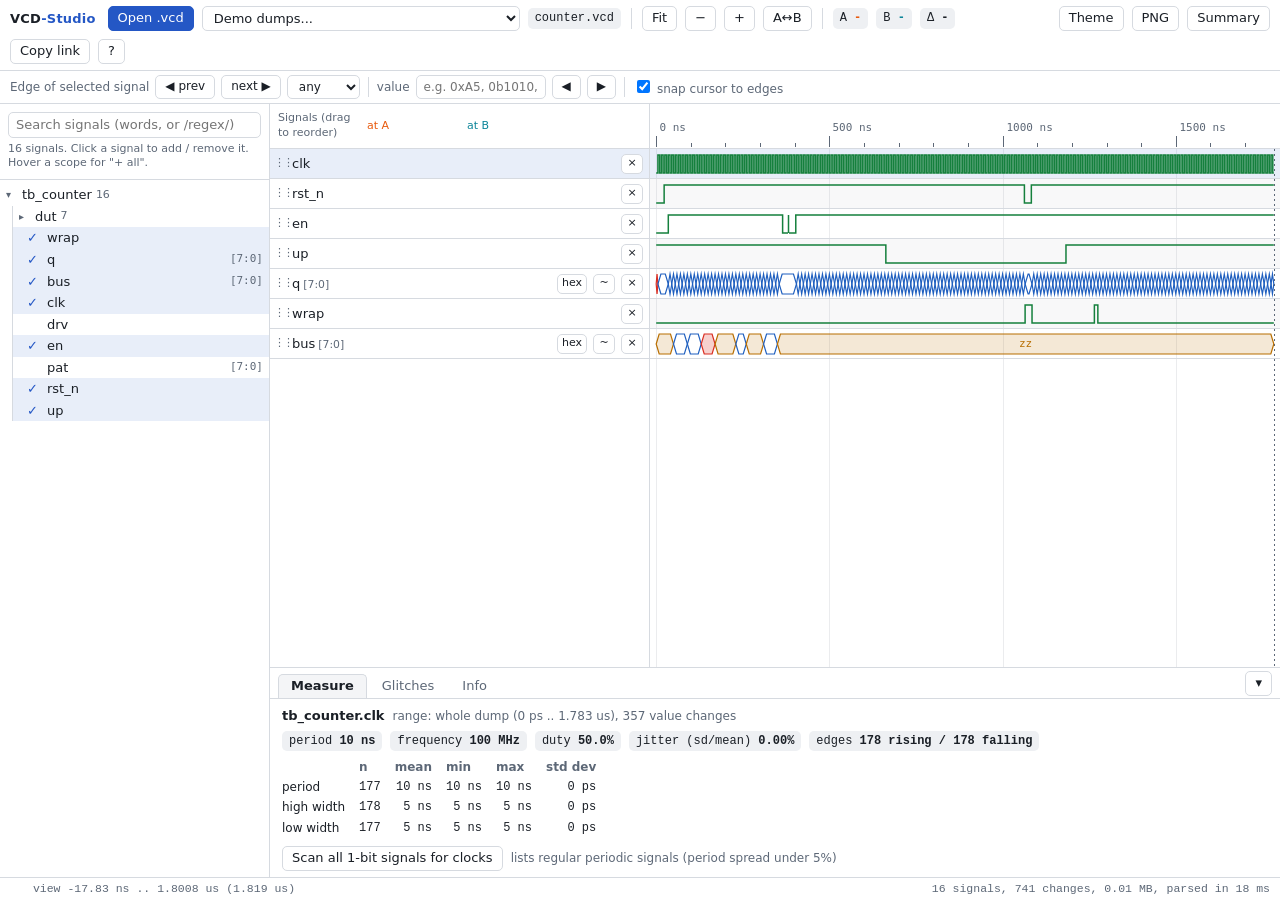
<file: index.html>
<!doctype html>
<html lang="en">
<head>
<meta charset="utf-8">
<meta name="viewport" content="width=device-width,initial-scale=1">
<title>VCD-Studio</title>
<style>
:root{
  --bg:#f4f5f7;--panel:#ffffff;--panel2:#eef0f3;--ink:#1a1f26;--muted:#5d6877;--line:#d6dae0;--accent:#2457c5;--accent-ink:#fff;
  --w1:#15803d;--wbus:#1f5fbf;--wx:#d92d20;--wz:#b86e00;--wan:#7c3aed;--curA:#e8590c;--curB:#0c8599;--grid:rgba(60,70,90,.10);--gridmaj:rgba(60,70,90,.20);
  --rowalt:rgba(60,70,90,.035);--sel:rgba(36,87,197,.10);--shadow:0 6px 24px rgba(0,0,0,.18);--namew:380px;
}
:root[data-theme="dark"]{
  --bg:#0e1217;--panel:#161b22;--panel2:#1d232c;--ink:#e4e8ee;--muted:#8d99a9;--line:#2a323d;--accent:#5b8def;--accent-ink:#06101f;
  --w1:#4ade80;--wbus:#6aa8ff;--wx:#f87171;--wz:#fbbf24;--wan:#c4b5fd;--curA:#fb923c;--curB:#22d3ee;--grid:rgba(160,175,200,.09);--gridmaj:rgba(160,175,200,.19);
  --rowalt:rgba(160,175,200,.04);--sel:rgba(91,141,239,.16);--shadow:0 6px 24px rgba(0,0,0,.6);
}
*{box-sizing:border-box}
html,body{height:100%;margin:0}
body{background:var(--bg);color:var(--ink);font:13px/1.35 system-ui,-apple-system,"Segoe UI",Roboto,sans-serif;display:flex;flex-direction:column;overflow:hidden}
.mono,.val,.valb,#status,td.n,.chip{font-family:ui-monospace,SFMono-Regular,Menlo,Consolas,"Liberation Mono",monospace}
button,select,input{font:inherit;color:inherit}
button{background:var(--panel);border:1px solid var(--line);border-radius:5px;padding:3px 9px;cursor:pointer;line-height:1.3}
button:hover{background:var(--panel2)}
button:focus-visible,input:focus-visible,select:focus-visible{outline:2px solid var(--accent);outline-offset:1px}
button.primary{background:var(--accent);color:var(--accent-ink);border-color:var(--accent)}
button.primary:hover{filter:brightness(1.08)}
button.on{background:var(--sel);border-color:var(--accent)}
input[type=text],input[type=search],input[type=number],select{background:var(--panel);border:1px solid var(--line);border-radius:5px;padding:3px 7px}
header.top{display:flex;align-items:center;gap:8px;padding:6px 10px;background:var(--panel);border-bottom:1px solid var(--line);flex-wrap:wrap}
.brand{font-weight:700;letter-spacing:.2px;margin-right:4px}
.brand span{color:var(--accent)}
.sep{width:1px;align-self:stretch;background:var(--line);margin:2px 2px}
.chip{background:var(--panel2);border-radius:5px;padding:2px 7px;font-size:12px;white-space:nowrap}
.chip b{font-weight:600}
.chip.a b{color:var(--curA)}.chip.b b{color:var(--curB)}
.spacer{flex:1}
#fname{max-width:34ch;overflow:hidden;text-overflow:ellipsis}
.tools{display:flex;align-items:center;gap:6px;padding:4px 10px;background:var(--panel);border-bottom:1px solid var(--line);flex-wrap:wrap;font-size:12px}
.tools label{color:var(--muted)}
.tools input[type=text]{width:130px}
#app{flex:1;min-height:0;display:flex}
#side{width:270px;flex:none;background:var(--panel);border-right:1px solid var(--line);display:flex;flex-direction:column;min-height:0}
#side .sh{padding:8px;border-bottom:1px solid var(--line)}
#side input{width:100%}
#side .hint{color:var(--muted);font-size:11px;margin-top:4px}
#tree{flex:1;overflow:auto;padding:4px 0;min-height:0}
.nd{user-select:none}
.nd>.nh{display:flex;align-items:center;gap:4px;padding:2px 6px;cursor:pointer}
.nd>.nh:hover{background:var(--panel2)}
.nd>.nh .tw{width:12px;color:var(--muted);font-size:10px}
.nd>.nh .cnt{color:var(--muted);font-size:11px}
.nd>.nh .all{margin-left:auto;visibility:hidden;padding:0 6px;font-size:11px}
.nd>.nh:hover .all{visibility:visible}
.nd>.kids{margin-left:12px;border-left:1px solid var(--line)}
.sg{display:flex;align-items:center;gap:6px;padding:2px 6px 2px 14px;cursor:pointer;white-space:nowrap}
.sg:hover{background:var(--panel2)}
.sg .ck{width:14px;color:var(--accent);font-weight:700}
.sg .nm{overflow:hidden;text-overflow:ellipsis}
.sg .w{margin-left:auto;color:var(--muted);font-size:11px;font-family:ui-monospace,Menlo,Consolas,monospace}
.sg.added{background:var(--sel)}
.sg .pp{color:var(--muted);font-size:11px;overflow:hidden;text-overflow:ellipsis}
#main{flex:1;min-width:0;display:flex;flex-direction:column}
#hdr{display:flex;flex:none;border-bottom:1px solid var(--line);background:var(--panel)}
.namehead{width:var(--namew);flex:none;display:flex;align-items:center;padding:0 8px;color:var(--muted);font-size:11px;gap:8px;border-right:1px solid var(--line)}
.namehead .g{flex:1}.namehead .va{width:92px;color:var(--curA)}.namehead .vb{width:92px;color:var(--curB)}.namehead .pad{width:74px}
#ruler{flex:1;min-width:0;height:44px;display:block;cursor:col-resize}
#rows{flex:1;min-height:0;overflow-y:auto;overflow-x:hidden;display:flex;align-items:flex-start;position:relative;background:var(--panel)}
#names{flex:none;width:var(--namew);border-right:1px solid var(--line);min-height:100%}
#cwrap{flex:1;min-width:0;position:sticky;top:0;align-self:flex-start}
#cv{display:block;width:100%;height:100%;cursor:crosshair;touch-action:pan-y}
.nrow{display:flex;align-items:center;gap:6px;padding:0 6px 0 4px;border-bottom:1px solid var(--line);cursor:pointer;overflow:hidden}
.nrow.sel{background:var(--sel)}
.nrow.dragover{box-shadow:inset 0 2px 0 var(--accent)}
.nrow .grip{color:var(--muted);cursor:grab;width:12px;text-align:center;font-size:11px;letter-spacing:-2px}
.nrow .nm{flex:1;min-width:0;overflow:hidden;text-overflow:ellipsis;white-space:nowrap}
.nrow .nm small{color:var(--muted);margin-left:3px}
.nrow .val,.nrow .valb{width:92px;text-align:right;overflow:hidden;text-overflow:ellipsis;white-space:nowrap;font-size:12px}
.nrow .val{color:var(--curA)}.nrow .valb{color:var(--curB)}
.nrow .val.x,.nrow .valb.x{color:var(--wx);font-weight:700}.nrow .val.z,.nrow .valb.z{color:var(--wz);font-weight:700}
.nrow button{padding:0 4px;font-size:11px;min-width:22px;height:20px}
#empty{position:absolute;left:var(--namew);right:0;top:0;bottom:0;display:flex;align-items:center;justify-content:center;pointer-events:none}
#empty div{background:var(--panel);border:1px dashed var(--line);border-radius:8px;padding:14px 20px;color:var(--muted);text-align:center;max-width:46ch}
#panel{flex:none;height:210px;border-top:1px solid var(--line);background:var(--panel);display:flex;flex-direction:column;min-height:0}
#panel.min{height:30px}
.tabs{display:flex;gap:2px;padding:3px 8px 0;border-bottom:1px solid var(--line);align-items:flex-end}
.tab{border:1px solid transparent;border-bottom:none;border-radius:5px 5px 0 0;background:none;padding:3px 12px;color:var(--muted)}
.tab.on{background:var(--bg);border-color:var(--line);color:var(--ink);font-weight:600}
#pbody{flex:1;overflow:auto;padding:8px 12px;min-height:0}
#panel.min #pbody{display:none}
table{border-collapse:collapse;font-size:12px}
th{text-align:left;color:var(--muted);font-weight:600;padding:2px 14px 2px 0}
td{padding:2px 14px 2px 0;vertical-align:top}
td.n{text-align:right}
tr.clk{cursor:pointer}tr.clk:hover{background:var(--panel2)}
.kv td:first-child{color:var(--muted)}
.row{display:flex;gap:8px;align-items:center;flex-wrap:wrap;margin-bottom:6px}
.note{color:var(--muted);font-size:12px}
#status{flex:none;display:flex;gap:16px;padding:3px 10px;background:var(--panel);border-top:1px solid var(--line);font-size:11.5px;color:var(--muted);white-space:nowrap;overflow:hidden}
#status span:last-child{margin-left:auto}
#drop{position:fixed;inset:0;background:rgba(36,87,197,.22);border:3px dashed var(--accent);display:none;align-items:center;justify-content:center;font-size:22px;font-weight:600;z-index:50;pointer-events:none}
#drop.on{display:flex}
#toast{position:fixed;left:50%;bottom:34px;transform:translateX(-50%);background:var(--ink);color:var(--bg);padding:6px 14px;border-radius:6px;opacity:0;transition:opacity .2s;pointer-events:none;z-index:60}
#toast.on{opacity:.95}
dialog{background:var(--panel);color:var(--ink);border:1px solid var(--line);border-radius:10px;box-shadow:var(--shadow);max-width:720px;width:92vw;padding:16px 20px}
dialog::backdrop{background:rgba(0,0,0,.45)}
dialog h2{margin:0 0 8px;font-size:16px}
dialog .cols{display:grid;grid-template-columns:1fr 1fr;gap:4px 28px}
dialog kbd{background:var(--panel2);border:1px solid var(--line);border-bottom-width:2px;border-radius:4px;padding:0 5px;font:12px ui-monospace,Menlo,Consolas,monospace}
#sidetoggle{display:none}
@media (max-width:860px){
  :root{--namew:250px}
  #side{position:absolute;z-index:20;height:calc(100% - 90px);display:none;box-shadow:var(--shadow)}
  #side.open{display:flex}
  #sidetoggle{display:inline-block}
  .nrow .valb,.namehead .vb{display:none}
  dialog .cols{grid-template-columns:1fr}
}
@media (max-width:560px){:root{--namew:190px}.nrow .val,.namehead .va{width:60px}.namehead .pad{width:48px}.nrow .an{display:none}}
</style>
</head>
<body>
<header class="top">
  <button id="sidetoggle" title="Signal tree">Tree</button>
  <div class="brand">VCD<span>-Studio</span></div>
  <button id="bOpen" class="primary" title="Open a .vcd file (O)">Open .vcd</button>
  <select id="demoSel" title="Built-in demo dumps (generated with iverilog)"><option value="">Demo dumps...</option></select>
  <span class="chip" id="fname" title="">no file</span>
  <span class="sep"></span>
  <button id="bFit" title="Zoom to fit (F)">Fit</button>
  <button id="bZout" title="Zoom out (-)">&minus;</button>
  <button id="bZin" title="Zoom in (+)">+</button>
  <button id="bZcur" title="Zoom to cursors A..B (Z)">A&harr;B</button>
  <span class="sep"></span>
  <span class="chip a">A <b id="cA">-</b></span>
  <span class="chip b">B <b id="cB">-</b></span>
  <span class="chip">&Delta; <b id="cD">-</b> <span id="cF"></span></span>
  <span class="spacer"></span>
  <button id="bTheme" title="Toggle dark/light (T)">Theme</button>
  <button id="bPng" title="Export PNG of the current view (E)">PNG</button>
  <button id="bTxt" title="Export text summary (Shift+E)">Summary</button>
  <button id="bLink" title="Copy a link that restores the selected signals (L)">Copy link</button>
  <button id="bHelp" title="Keyboard shortcuts (?)">?</button>
</header>
<div class="tools">
  <label>Edge of selected signal</label>
  <button id="bPrev" title="Previous edge (P)">&#9664; prev</button>
  <button id="bNext" title="Next edge (N)">next &#9654;</button>
  <select id="edgeKind" title="Edge kind (1-bit signals)"><option value="any">any</option><option value="rise">rising</option><option value="fall">falling</option></select>
  <span class="sep"></span>
  <label for="matchIn">value</label>
  <input type="text" id="matchIn" placeholder="e.g. 0xA5, 0b1010, x, z, 'd42" autocomplete="off" spellcheck="false">
  <button id="bMPrev" title="Previous match ([)">&#9664;</button>
  <button id="bMNext" title="Next match (])">&#9654;</button>
  <span class="sep"></span>
  <label><input type="checkbox" id="snap" checked> snap cursor to edges</label>
  <span class="spacer"></span>
  <span class="note" id="matchMsg"></span>
</div>
<div id="app">
  <aside id="side">
    <div class="sh">
      <input type="search" id="q" placeholder="Search signals (words, or /regex/)" autocomplete="off" spellcheck="false">
      <div class="hint" id="qhint">Click a signal to add / remove it. Hover a scope for "all".</div>
    </div>
    <div id="tree"></div>
  </aside>
  <main id="main">
    <div id="hdr">
      <div class="namehead"><span class="g">Signals (drag to reorder)</span><span class="va">at A</span><span class="vb">at B</span><span class="pad"></span></div>
      <canvas id="ruler"></canvas>
    </div>
    <div id="rows">
      <div id="names"></div>
      <div id="cwrap"><canvas id="cv" tabindex="0"></canvas></div>
      <div id="empty"><div id="emptyMsg"></div></div>
    </div>
    <div id="panel">
      <div class="tabs">
        <button class="tab on" data-tab="measure">Measure</button>
        <button class="tab" data-tab="glitch">Glitches</button>
        <button class="tab" data-tab="info">Info</button>
        <span class="spacer"></span>
        <button id="bMin" title="Collapse / expand panel" style="margin-bottom:2px">&#9662;</button>
      </div>
      <div id="pbody"></div>
    </div>
  </main>
</div>
<div id="status"><span id="sHover">&nbsp;</span><span id="sView"></span><span id="sFile"></span></div>
<div id="drop">Drop a .vcd file to open it</div>
<div id="toast"></div>
<input type="file" id="fin" hidden>
<dialog id="help">
  <h2>Keyboard shortcuts and mouse</h2>
  <div class="cols">
    <div><kbd>O</kbd> open file</div><div><kbd>T</kbd> dark / light theme</div>
    <div><kbd>F</kbd> fit whole dump</div><div><kbd>Z</kbd> zoom to cursors A&harr;B</div>
    <div><kbd>+</kbd> / <kbd>-</kbd> zoom in / out</div><div><kbd>&larr;</kbd> <kbd>&rarr;</kbd> pan (Shift = faster)</div>
    <div><kbd>Home</kbd> / <kbd>End</kbd> go to start / end</div><div><kbd>/</kbd> search signals</div>
    <div><kbd>N</kbd> / <kbd>P</kbd> next / previous edge</div><div><kbd>]</kbd> / <kbd>[</kbd> next / previous value match</div>
    <div><kbd>R</kbd> cycle radix (bin, hex, dec, signed)</div><div><kbd>G</kbd> analog view for selected bus</div>
    <div><kbd>&uarr;</kbd> <kbd>&darr;</kbd> select signal row</div><div><kbd>Alt</kbd>+<kbd>&uarr;</kbd>/<kbd>&darr;</kbd> move row</div>
    <div><kbd>Del</kbd> remove selected signal</div><div><kbd>C</kbd> clear cursors</div>
    <div><kbd>E</kbd> export PNG</div><div><kbd>Shift</kbd>+<kbd>E</kbd> export text summary</div>
    <div><kbd>L</kbd> copy share link</div><div><kbd>?</kbd> this help</div>
  </div>
  <p class="note">Mouse: click = cursor A (snaps to edges of the clicked row), Shift+click = cursor B, drag = pan, Ctrl/Cmd + wheel = zoom at pointer, Shift + wheel = pan, wheel = scroll rows, drag in the ruler = zoom to range.</p>
  <p class="note">Value search: type a value in the signal's current radix, or with a prefix: <code>0x1F</code>, <code>0b1010</code>, <code>'d42</code>, or <code>x</code> / <code>z</code> for any unknown / high-impedance bit.</p>
  <div class="row"><span class="spacer"></span><button id="helpClose" class="primary">Close</button></div>
</dialog>
<script>
'use strict';
const DEMOS = {"counter":{"file":"counter.vcd","title":"Counter (8-bit up/down, x/z/runt demo)","defaults":["tb_counter.clk","tb_counter.rst_n","tb_counter.en","tb_counter.up","tb_counter.q","tb_counter.wrap","tb_counter.bus"],"z":"jVnLbtxGEDxnv4K2ZMtOgGBq3uM/yCmHAMkhCIyVxNhC9Mruyjby9eEuye5aMduKDgI1bBabXT093aXz6/WuX333W3/d/Xy167rSIX1w+JBi553Pq/P+/np1/qXfbG8e7lff/XS13jxtu1/7zc3tw6fp7u7mrt9erW8HHDxup8Xt1cNj3909XD/d9t3u8uPVw9P9rt90E+B603292fQdulfd18368fl67V53f3e/lw/uj+Wts+5ycOL5zU3/aYA7765u/1qsvumuN18Wq2+7/v7ZYu0uusf17gT4u26z3X28X6y/757mLzj67uun3fKDn3s4LT9zZlpdvnG6Qa+0gvm43qzv+n3gg+++735bfO4Pz8L89Dh+wX/9Nfy67v+8ub/ZDcmwnRavHu7u+vtd98vnh6/d7nNPr/yyvn3qtz9OhtdPd4/r29vVJZxz3fdjnpy58cbg0HZ1+a37YYX3K/dudem6i5V7u3JvVu58dflPd7a/+3rlXk3PpQFkb/V6/2t46nx1tsd1e/MzHO7u17ys+XBYezdcyd0gd8OIhz0eRjy8XZ1FMYiTweGNmF+Z3LQ6vHv4NXg52OINrVwMRtOjI/iEfpYFOs/QE/YMXsSizBYjhJsxqljU+R0jhjjYxMG9R6N/8tfgW5ufm5wDx3IKphP/[base64]/wM2XNeL33JGsySDbIG3SH+aJ2cz6ox0qe140mW009VvJ8UzvJrxkvKHnBaYJJhs14ARpsJ5t3/ONif1ufnfNNfA5KaPCalvM7xOdANTConeSv4ClrIVICawYLYlpsjJDoCcll9VU3XMhzcR6K/[base64]/[base64]/HVTcfRu8P12P++WsgmhR7QNhuOZlZXRT4Zrg827hUNfa/peoalUda1xGOjI/tjLWEWExzbO8LX2B2JDziyJ3zSKog/0EhERzrnJEAsIhzZO7JXfOISke3Jf8pRFiNUjTg62Y8ylWUJ0iXofD864QGilZUJxxuf4090Y6L7/[base64]/UDIjS7LR0DJBigVYsliomSDFAjFbpyApFjiSLBYnKykWOJIsFqc1KRaIzeoASLEASxbLriLxfy1gdSqkWCB5q/[base64]/WhE/wX"},"fsm":{"file":"fsm.vcd","title":"FSM (1011 sequence detector)","defaults":["tb_fsm.clk","tb_fsm.rst_n","tb_fsm.din","tb_fsm.state","tb_fsm.next_state","tb_fsm.detected"],"z":"jVjJjts4ED1HX0Ev6XQ2N3dSfU4OAQaYQwYzh8ag4baZjjHeIMlJf/5ooSjKKjYJGLRcRbLq8T0WKS+368pkb/4xW/TnpkJIISLuMbkXHFFMZbY0x222/GWKcnc6Zm++bdbFpUR/m2K3Pz1bb7U7mHKz3tfzkHNpjeXmdDbocNpe9gZVT48/ygOyk60L9HtXGMTQDJVVHR890Hv879Q9R0fzUj2+0oegBdqaymyqGsDgK8xz7Vqizf6/ifUt2u6OE+sNKsrq8douOXpXp1iY9QE9SDZOYHeszLMpEKPoFu3QAyODf4R+e6mmeV8nZ83X2VnzNL3X4J/XxfpQm+vc0Hv05etfAd8H9O3LH18Dzo/oOwm4PtUuHPB9bnzkah0ZWr1GZdflDhDD5dytJPSrbrbmx+64q2pplta4OR0O5lih7z9Pv1H103i5/VrvL6Zc2Y7by+G83u+zJ0LQ57rF6FPdoo/ZE0Yfmt8Yve+kvMBd7zrTMnt6QXdNl1XzdNv0I/Wnbpq2/bQW78l+W7Pt577QuwzfZPhthpfZy6KZed7MPLOhRT0+w6191jR3GVlmi2ZW3IxYkLZDY6PORgebap7qYbcZuckWrO1Sg5w3zappakcbesGE9c2apgvDbf9mfNOHu4mF9RDrEc4j3Zh52666pby1EBdS2JTmdhVJi4z00FQ/vp9a9QM8/[base64]/aVS1P0Q7XbJm5X0iT9ULAejTYpvS5JrbDGQBgG94HPN0spS6yXFxn4Z0l1iVFwM/vSYDQBCHMJOH0zBuibcW/L9mvOhoOJTSsSxiNmGVSTmPT2s5tWDtMqcA+PCGMqIjumwTNkTJdOoWuoPh5feQpfPFCMfMI4jhPG/YLUp8ChisThiuRh5lBJ4vApZsutHRg7xzj36pq7xUAnGRdQln514pBuuNONd1TyQTdcBSqnjyKmG64DpdNfwxTd8HzIdiAtSTcCB8qupxuRoBtBhpuFk66AdCMocLfAPmYB6UYwOFF/p4qYbgT3CntPq4B0I8AbkF9vBKQbIQP131/[base64]/w=="},"hop":{"file":"hop_engine.vcd","title":"Keyed hop engine (FHSS-Link SipHash PRF)","defaults":["tb_hop_demo.clk","tb_hop_demo.req","tb_hop_demo.busy","tb_hop_demo.valid","tb_hop_demo.chan","tb_hop_demo.dut.state","tb_hop_demo.dut.v0"],"z":"7V1tmxtHsf1891cMJBDebFXpbeQgRIwJEAhJSEIC2JJY20viByfOXTsh/Pur0Ux3nVPdo9mdFg/3QxI/WlujqR1N11RVV51T9frTy1dXF//z6dXT6v0nr6qqrnTxpuibi3k1leny4vWrL59evP7N1fXLZy++vPifd55cXn/9svrk6vrZ8xefdUdfPfvi6uWTy+cHOfrVy+7Nl09efHVVffHi6dfPr6pXj/efv/hq//TqixdVJ/HyuvrXs+urSqvvVd9cPn/21B+YV9+vnnx++WX1cPambNPTXqsef/3y3/D+9dVnh7dfr548/6d/d7qqflD98+rf+2cHcTqtWWB74g+PH/jXVXLgjcPP/03e/VF1/fLV/kv3/mJZ/bh6+fzFq+NvWixyv+gn7QfoNz378tXVZ1fX1Wxa/bS6ur5+efjWyifDR35WPePjdLOffv3K363lvLpTXWr1cJm7l4ejd6vLWf/RSfX4xLlSPe47N12O9u3Demj/enSnZhYk/MppdS39FzSrrk9c7ry6nvYfXVTX/V/Ga0L3dqoKxwMHXVj260J3bk4ZjocOy1xX36Zq0B6sq1X11fWLp4fjy/wXuVd98fKznm9ykP1m9fxFj/B59fPq82c3fuzCL1xXj6fX/Tf2F4fD/Uc31WPpve2/rC6fPMmc9FZ1eULk/epSTlzPrw6H06NfXV5ffnH16vCYHT7yoPrVu3/oO/jr6oH0HXu7eqB9x35TPZj2Hftt9WCWPXZYsN9VDz7tO/ZO9cfsoUX1++qPD/rO+kP13oPf9R18t/rwnQ8+ePftvuN/rD7suZzqveqj/W/eea/n6PuHo+/8uk9w9cHh8Lvv3/91z+E/HQ5/+Hbf0Q+bo+/1HJ1VH1Uf/+7DvoMfVx9/+v6evlRjrufVn/NeqDk4rT6pnnz56mDCMnb+YOM+PVqw6x6Xs6r+cvj56vrf1cPM0YP1+GtrG67zjmRW/a16+ergvauH09zRh4ejX2WPHTTtUfVNRvu7g9vqG+09uKu+mfYe3FffzPIHvZtvPdY/vv7yyatDYFFdXz59mor7e3XZ+6suq8d9v+lx9STvN594v/n1V+11DP/r8PL06h/PvnzWXO7L7s0nL7744uqw/h99/uJf1avPr0CjDt/166uXd7sPPv36i68unz+/eKwy8F/18fFDWn3U/Kw+PP6r+tPhR/XBxcFGvn/4m1bvBUnVH5s33z1+9g/NocOZv+9+vtOe+7vmn4d/Hz6tjeTm/+PP9t/NX1S7I8nnjger37YS20Pho9J+3ER2n8ZTu19xuJjfHEUE6aqafMSJwM8d/1Rvt18k/BsO8W9trzJ8Lr7fiPj1DVbg1OI8aIPb16Rd0oN6vbx4/G315OLbx83Py+bl783LvnnZNS/b5uVR8/Kweflb8/LX5uUvzcunzcsnzcufm5dfNS/3m5e3Lr79ZfNz07z8onlZNy8/b17ebF7uNS+r5qVuVGDZ/G3RvMybl1nzMm0OaPM3aV4mzcvd5uVO8/Kz5uhPL+Qnzc8fX8iPLuSNC/lh868fXMjrF9++1nzq+xfffq/70ovDHbiQ15oP/O1Cvnehr1+8drybzadf0+Ph5r1pfG/avvej49uz+PYsfnQe35vH9xbH9/QnF/rD44JrXNBOJyRobtCa9mf37+54WDI4UdwHxR0Q95fDbfjv/n493pnF8c48/na00t5rVuyv/+Xv8ulxbZft2r7RXNHPGtU76FvzHZft6r/WmLm/NQeP1/yX4zl1qyNvHD9YtzdDzQ51dis+4/C71YyLxmtv/jQPSqkICTdUVUFSlCrRNCndSzBxzaNaLGMdTFp38fFa1VYI5YUXM8GNsSgVMbnQX3ZOAix6cCVBVGO5GjP88/aj8bgpmtJbwbwH12M3oLFtpSI27deOC6t4azV6oOhNws1Rc1aNOaUPwzKCb3Lv2y1pXhp7P7TKQ1rSeIionxJcc7xOc/WmwfGrhc80XqF7BE6u4QrdsNpTYvrTeCSV9kF+yJ8GZw1fKXwzC0IUleut7svRHcVlEIgl1K3g8W+NP/aLYcEPhB8U2YCcw5faBf3uX8ohVWj8O3yDsMo9oQwogClCE09AmGY2QvCbnF6eR0e7uoq+d9UZ1Sgpakb81Rp+J9gACiKPJrVIQGdQ1b5CdzgY5NZ8aDQfcRFt5cFuCWq6eafjSa3hLZIQzK5dZjCd8X4r+0uNz3WjkLPC8yfHh1XsnGi/Y2Bt95tXIvyO1njZrxUFzcV3ldYSn5bWDJeJ2HQ7A/vPYpPgeuO3MSHRxjXRxf3WdMUbEDQHXQGutdr1tH8/Gr9w5Sc0cNXuzk76lbo8uNjjPiWvgbQ/[base64]/9lhjwIFPvELEGMJRs+H4TIBBQ+MRDWZ7tLOlQ5oYTOkJ11CHrzM2pgh29IQODulwa0ftOlFBMCClHQRqiXZ2tCjc2BWGC9sQXPWu+5DetBa0zNU/Ou4LHlrmqEsdSdjVgzuhJbanDx5yTFzarr5MRNjVK4QeuL2QzoQ2P3/e3VPY1di/0WYLOn7QrrD/L5Cw7py8oGKDnoBdU3VerlukzoKWyZiADBVSDmdPMS7rFuVoPjHOEnysFPPJtCEyH3M0nmUSNhZy4RNs20nh3b/FDp2Mbh+PT4Cg14HwA34RWPhuAy6DCriyhEGvJ6jPEE/[base64]/mC6XwVLI6MEGXzDt1GW47oSYbUALV2YVeh1DXR5V7Ck7m1VBGVDhaEjZIZvBgDg7ag1mHxoL9tbYeCMq2O4MscI2WpheHcBgOKdDR0tKF3lrf/+orY53htRqljq1bKjFv4rZZvX3CtUg7hsWZ5AhYS9mt5vvUdjRS9jSe2duCgGJdjApsIcIO/oSEWveJCg5RMpWOkW2rHhnSstkxPSos7w+60+1AtiztSGpvY3pKrXnTbzGQpDbxqRlIjZx/[base64]/TbIuB+3n1xOgj00prtwPxpudbSgAzq4imm+fp9QnyGu2LtAMKOJMqDJHeTAA/4o0qf4kRcxhqNl8cbuDLHCFm56XgWGVKgLR4tc/[base64]/UYsS6izpAhDKWGYSJUwrQs54W4Wp3mMWZVEuwsCjmNjodlu8oRdMbqnD9HC+2XYjGJCWylhHYJcSfINAk0LFQNpBRRtaJGISMopckbdbizpHPi7+H/b0COOkKAcLuJBytCcnbOkLJGwigEggiuCUGmwFhdJ1aEFxo44hYBrDKW24O09+J2gGR2heF1cY5OVdwjEebcCexdHF3pfgEmUcUuYO9JSpDznPgmV4wq131fqyuGN3hphhG61MXguGtCikSEu8/aMWwXu0o0uzo8uQIVV0axAuKyu/K7YpIJ6KJMRrSCCOytVVZYAaQhLmZ5CxNlAgFmoQuptsXQhfrAGDXyZjYiqD7sZy6z44N93kXSTUq9XZsnBbMLs5VsTGgJKu1OXqE0kIFJ1JTG/2Lc7Q4naJQOFHzGJLWhGl5FuwPzEclYG7H8NRrBBzvNxVm1rs/CeWHuz7/kP3z9J7tClnG336ilq0uNb2/AcSTsPS0eqvkROm3+vU6/vdzz+3p7ZI88NHf9ae3+LNA4PsXuAEHY/dIyZQpJNFAtBUBhhAjDEAzBbdhpMMoBuKkFsSXk4BacnBjSQL3UBGKVkIgOsFIia3Jt6oA16EBOPN8bxY/YFgrlDE5lz0n/9/1J0yxo0A42Ykq8lSjKPJQ5ZkPAfzp5i1cw7y0DmYP1ODDU0VYjlmdTtUlLh9DzrYGMuNl4DsH8z82H3MsH88tBlJqTkwbQfUmxdL6GX/GHKPdz5Yk1PpZ//c8Hxi/yiyf8Szf3yAH4uPyP4hWr14VDUtKQK9p+UiUvYPs5T0P8D+gSeki3E8+6dHAxP2T8Yl1OWBxUn2D4Md+zS4n/[base64]/8k7BwMLjQ8r9hEH1quEQ0ocoUKJoRa4GX23twXIvFUccewKIwYkAOUXfkhxiAA0ytszAWhqOKHpDFiUxOWStFMRY4/gmY4cyvESBHSf0F+2mkcL2iXQMDOoxNlK2BZCSnZMf83PIGONSHvKE9JZ6BW55BOLMyUiJpZD4+ol4iCwCAiA3la3YDvv9IpqrUIPBlQXeTs/VgRXt5ERLRx14UOEYoEDhAgQJPhJkuMmT2nW86QSriDVm3cF9RkCij2haFP1G1LfEIVCoEv+hCGHTI4KP7owtCzO2J0hRoAtfM/qM30q1Z6YjC1x8cj/[base64]/UQFmhpoaLqMdXukdtICU06HO5FAnalIgPBOVZlB0UYeCJIh1CvWXUW5x4VkMCMRfjlewhrgLYSuhgpwsjNDKprEBkkFIibE/+OdlPNViEAOAgm7jjUE35CMDCEJJOz6SBEb5HkI7+K4IsumwkIqbNWJLag9PtCBaiFkD1ihQSVchWf5hE+ozxBa7HFXm1NBwCBmVRh5QOg7HWQBi5BWf4Hq/OhQY3eGMGFrVci+tZcB3Ynp0RIvTySgqUGupjWWmZir6ai8rskgAkLUqkzjRViOgelngBHpUE/oJ/hZFLd3EY9ykcj+KZKxNpJv0viaHrk0sRVhtLMzyIjATHUbtaRcT4VHhA+aDVX/pKsju/kaggKfskzCBntQIPoYmX4qrggr+LDFYj1YUeE9HNAAJMU5RrjloBauXBYi5xPq0oBib/TpHi0c0mJrkaTCPUQYla19Rho6JI0PNHblUQKEn32rP6Q9BFof6eaJ/jO1LsfT2OaYi5OMe/C8VfRmClinIhHCLRaJ5AQkyrbKRK0EElICj+JAlFqnoPMzyFgTuUMdD87xyhQ3ldFZA+RpvIwJ9LLARjt+p+RjqxjyWL92ZVipK0hwFCDU3CcUmopkRF46TVnA2Iea43icbIQ9Mcidn1Jq/8ZAhq6/7x1C5/[base64]/DxscBhn/qqw/dutgpLQP1ZKJT78U8svFN3fymyME5MoDEU4C0ZQBpIADNVMLnWwbQTJEBNDM45Wwax0DNZsgLms0SXtBsjryg2fw0L0jEYW/J3CTmqETEWXlBZxgidAMZxbyg8iFCgMK8MS8obcl7S14QGolw/27JC8qK+I4XlOcFiZ6BFyRn4AXJd7yglBc0W8CIPivXKDdN5Y4rHk0KoVqo1ow+nyYCcXfTgH/0nCCKkkVcA5UEX2vNnefFEvKcICbsQ/XMtcvqmwh08/ORE6Q8EUipSz9WJ4gTRBOB1O9cfHcNiMSxIjstF5Fwghwm/z/ACVJXh8lNBMproOMEZd1BXR5U9HOCsHH6SQ0+NRGIm5W5+p7tXG/ACfrPTwTSEROBUg26JScou67ACZpZqXu25Fbsyt3tsYe3axQEMzywD/s4AQKYBO65ElcH2EAMrnWoB6WepGkYEjpfFolYU2BAXUqcnhOojNpelpw/scwTrDL2omWYIeHTRGmgGu77XMtCRt3QFJUYfJaJ2ABIEIuWknMgPA4GGrDT9hCzdKhL2KIRqiTEAOrXPmQA5VxBZFOODSD21tylR+tkQGsh1FR3Ux1uHRFlmJM07s/oyGJXGBlYHrFvyblXS6oyyP0Z5dXd8J+ZlbZntQda8gBhN4pIuWVTjHsZZzlOhGAvGb58xYAzbtvR9gpthXBcrPou44YNKpSxtuSu+hmD2DkVh4kIdfybFUugmozLjTkei7hB02GVuvk/1FhVkqc1IZ3RzK0uD1kmA/k/lB/zhD3JAp2OMu7bdVBL7oQsosRGQf9t/dZPaeKKyuA5R1CXhhB7m4bVp4NDOhz7Kwk2dKQW0uxphME7YXxaYXCxKwwOtlBF7Vn5Ic3BffpY147kn5mVtmdW2pakbZ44i81IYSSThjYeJSLwKjALD6kZmkGJhUvMm3ALUmGaWjgOo3/Gy3BFG6XmhNSFUjiMOS7qrOjsScxwKLXEpF2Ua4xLvU+7kNM3KFPmX5Jy+TxdF3IWieDhaUot6mjOg/JQK9tRW5d14TBFHfiEkc/gDO/YvTyheyuYkNnjBerySGLvaQeJ2g2pbYSlJ4N2XUkfZwnTbbKx6bePMGIaZVccH2yhrtqz9jKgO20NS3D+0+19OxF9ZlbInt3DDkiMDEADqL7pLM8KsRZI40UIZyTgy1gs/yYmYJBBqp43IQSbMpvOBaNxItbUrjpJ11D6n6ZLmfuLE9NKZEzSwVrIx/NdUh1MWqF3BwGNkjE4yvNUXb0VTGiBjI3xvjku5Ba1jkkXX7ETpq85g8VUvufUURy45yd1cAUGssch1OWRxB7DpUQFZUCF49hemoEhjtzDmWHXsRgm/[base64]/7J4DwoN46Ae2KbKqUYGMCWzVqHCkSR6IBzvHB8gmoHNjbr7lmeJB7Hw0+uSNNS/nqakJYphsAKI5Y8HIEfkwnuOJNuqmTqraQIoBpVtxe7qsJ6jPEE7swZukuie+yYfT3dCpgwBDrmOSOGNHjIKQ9CyKL3bF0cEW5vFk135Id4K9LPLsROmZG1x0PsXakRvtnkyTUB/hx/rDolwETmgTGtZh/HrH6lGP8mLMghsGQcmyebmINU0xUj9py82XFTKDHdFiVi5igrQzeswUu1qoRzFaK5q7PCLZDwdSj/Wmy2rXblouIjIjXYVaedSWMu8Kk1c+9IRGF673grjZUjDvfEABV7AZ7XEHQOQpjB/2PNIsp4QyoMTQm4PiKhdgu57IQt0ysN/RrSOM3Rmigy3MCe5ZexnQnS4BOtLDA4Fnbj035zNAeKr4wXuOqplB1ELZvUiC2Cj3NAx3TeVTxiJsxgtlWA846noryW7CTWoMaJZZ4flx5i67eOzU4yJuaMTNaA4X2RDGkab3jBewgexcAo5ync6TNKJA2Hh6VYZWFZrzulHcbqNHo3n4/djUaOjur3D7iHhDi6yQudP3vYfum02TpXIgVe0HrqLFc8+tPeQ80GPaoT2aUnYCZyeQduaLwL9pPt7yduYLYuF0/J35Eok48+UAEcc1wcdJcXBXThJxbijibEQcCl5HEnFuJqOIiCM8/nu8iNsTcdyAHr39gB7xHS1vP6AnI+I7Ik4PEad0QA/GZwVEHPluQE+GiDM3eOS8RiIOo7nU+Uoa7gFrbUSckeczEQejhvigpUQcwWR1Mp8vBbt224Z5sYReIo7LO/[base64]/Z9rndNBJcXydj4/T3m65Kyp3CRVl3HHw75xD3kLiFjJh+JOSf0kEfzpK4hWtKxAcUeR8lktW9Iez0xxyNXVBz8VN34NyLmjIw0doWRAhJz8ksuAypDxJwxXt4N5ZkbMHJ+z6wnDAznBituUJAwLiCMNRt/voCa+R6JgahLqB4X3CMKmCquAAiMk47npQLWjNnN9a3mCTIA3nI2s0jGBOa2SBYn69gG6NfiFAlxxGc3hJptL/fnj/nFEhkbG4dBuA8G8SlNvhZugx6LKgklSRgH6oJarAkETM+gHq5oKELeCdRniCT2sRjQp4jJxsIpspFyqFlcnuCJFXMwU2EuT1GIsSsOELZI2corwZASOXj5OO+OzJyFISQXOK4c0R+SQVAh3IjTCzEbWiBCEB/[base64]/[base64]/[base64]/LHqdCgbHcyvbnwr5E/XiIDe3BQE3O0d+JmKihPALwfE8dJNcbRwLlkD5cTdvdD6riCtu893qE+Q3yxxwg4q4lDmtxV6x0qyDH8HD8SilHt4rxVHHzsyiMHQKLnVn9Ie2yTX+DxicqzMIDqYu4TpRmwOG8K1MXFjBstkQGweIfsM/jcmwYlkVyaGceGoM+Pqx7LTeMlxNZFSWFCadY1gZEoN2b9i8aLwIDUP6/i5ol6g2LsR4TNC0cbOOpCcFYrPPSRQV4iAxjkymMW+IZ4VAuEl6FGL0nDSwxIsf+yuvkiYEFPa+AKRzfmfYKxeQoDjD3awLw2cjon1eY458wZPYKFYv/OhPMY2w8XBR678qhhi3Pls2owpEaRRl7i8YHYs7DW7YuFtR9GTSeQDA8Uyo1XC7X7MhlEzhRCp3DaKx36E1aoqyWVyVgT4EQz4D7m2fnufRZtloiwOZDCvSQAbc4lONVk+KgodxDMjmiVOJinSMaG6sSJWkrGKdD2y9Dzp1ZnaHVDBCaZAi311aGtKg1OxJRp/72P6VLhPj1IjgzkntNfWwZuGz//SqMCNaXJ5y6mhYovrO/4IjJvurk8fjDPkeIT+D2LWuKnW3bPosapPIsVzt9ZrJL5O4t7SPtZ3DtJ+1F1fY4RPgEZjRO0nxuLOOP8HR5HP27+zk1kFM7fQdR6gYjb0n64IYwYcP0WXfXFNbKR28/fyYj4jvaTpf3AwO/R83cYezmC9tPF2t/RfhLaz9JwQ0vJ1LzdwFtRxpwKtUDGlr6FMoD+40bIxM5KTP+RZKomjXJPIbXxpNjRd7yEPP2HFyhtahNXt4f+c/Pzgf6TkOLT7oyiPIcHyJOQVvN5a0kH/dHOVnEOz2gRnv7D3Xz0P0D/EYZP5+g/fRqYzOHJuIW6PLjop/[base64]/fDTZFjOFmG+Fgd8ndXFl5fCcb4Bat5TEFXvztD2KKAOKHCNRVy/RpHujOqwZUYAKoo1dYbSwpfRIbtmH1AYoQKM8vbrZPEtDCi2hvxr18/MOyXXN5HEvEofzFMnA7uhcQbAZADCdh4eJJFgYGujHjeytR3qZjDU1b8aOLqrUpNkNuAZDaLv6AhkReOncF43B5pCDak/Q4BdTa9RD3E+X4eSbYIPf8TI2tpcRbtOXhKKuHVf8QjBmQmkImG/[base64]/Zg1JobZ0go37ijL5OxMUuGeDIlK03VF9/xUXhLrw6CI3QpnsAS/eQds5SnlHFlDcV7PURdFmPscfpFXgmHlNhq/T7rx0R9bvnL9ii0/[base64]/4Rnq4uhibzelTw9FuHWz12Pc1/OOVumhdME4D5x96wxhx648ZtjSJONUA2RAgwIJqMjfEw9oabir5RIAlzyumaDIxHhOxnpYUFokQwjmRik3NqQhKhXuuOhmOvmOBWYlIyxz7PlrnJDCD4Obfuw6/tn3jzWmEhkwvQcHqvIsVFXfYB89XmzvQeMNiPSn4udr45qqWn+PEhkbMseOFeKnpzLfJPwJHCCKWiTt56N+PopFPzYF7aQarnDnnXUNdXlgsU9bmHpN5DYdqSbbBDQGZHO8QA3WxHFnYpJ0bMyxO0O8sHUZlcziDykPUYBG+ntiAC2t0/GyRsgTWV+m8PNGyY36NcDTaAnQqZNSKVBrBpR20n6QmrBAlpnmnUbyzPwMMtY4TDCTdVJxJU3iVsdEaaEImMXrWG1CMEF8BJl1ETvP+fFg/[base64]/pp3u+y+nw41b096l0XBaDlA66aed89OxgGqR+PmWBVQLsoBqg1PWLZzy+O4UuUH1NOEG1TPkBtWzAW4QNzHCfC1u6U9yg24o4pzcICkdCXQzGaXcINVibpDqCG6Qm2wlcmtukLpG/yq35gZlRHzHDerhBkk5N0jKRwJZ96HvuEHADaqtBF7PrWyjPFqTE5++Bz+mM2PVpkAC8YIY3xBQWcgL8hQP7qfXg7MNILV5sYQ+XhBFHVyOxlCklxd00/OJF0RjgUTUN0ZNxwLFPCNi3xPGCBrcpNt/[base64]/[base64]/V3uGU/fQ5Khxa4Xu8iDWymT2zECIZAp9w1ghSo+NlAEtdEtgLKT65aWTZBY4Qb/[base64]/LUaqUu6QSKiiOCxNeEfZdcNw4xPk6h3eWQ9q1ocEDWI9TlgUWsK+WUkLouZZTY9vI+j4DbVHHGjL9UHLRWEG3szhApAAQzs+xDahPIQEUOnshAtSEH6nsYhyK2hgcHq+9MT/TRRakAYSotjQcM2WVHq0TqIO2Y0uEE5NMip3K0gLVxQQiNq4n/TGaIBkjcrFxEBLAr0yk5Sy7JTMKYPbxrVFZ6DJOaZZpcjLWL6RlkbOAhFXoWPMZKOCyEjj73Gd7HhpxCJcJo2a2KdMoBJVwhorvHFdTlIUQc9tuvhtS8KKPGoa7EbUQkMwmX5zXAfgbw67eOMXZniA+2wNHIL/yQ4kTbWeLaiQG0sm6dK+jW6SZ/ENzMt5BQ12gmgNeLZAgggrFDdzS0XcgpoVuniue5+SaImR43kQJUJGAN3UmFMyziuj06NK898bMzyJh4FL7w+Fh6QnzPDIWenV6LqbcnwWN59FdMhZYIcHt3nm8grgkbThGLz3CcXkHcPvUDvzTZMULoA03mTqth7DJ3wiXUpfHEHuY55lRQOCmQqHAclc5N9Tj/i5RJNxgBOJSjw4xdeYywtWvoWXoZUJ1Qjy/y8MT9WRm2dKU2khJtL3aQwYKZYh+VmP4cfbLQhCdRznPHxKfaGEpJ5tHTOChJO8rG5tnzchFr6OVE5Fuu37gmj7SBDiN9i2RM0LU7mhINxRD1BdJIK7lrkwaFGCqUAvNpL6r321jfAhkbbGiZdoGknZkbixveD83lVNPmOUiwxukbWc6PypA6rmz1et0BUn/KQgqryPeppAyodJzv6+l2aIzS2Zk45zR26xwfbuzOECpsjSPQpwdDemTQprGeHog/K2vXuZpCPw/qj+LhHuoP41Mc+3kUiJAIzhNmmUH/KvfNOO6KLThLRKxtiDIPuOEstzI7kVgy1vGoQMYEB8YwfjjaH0xqJKkpUe7b5Sfn4PBSoEAWyLBRaNTFQqiCkfoNTOJHc9i/QjKwwmY2aMeKukYAQ0p+8H5+6P6vEPUo6qyClZIkIO1Pfvehe9dtR2ldyNEMXUqLCl9Zi8lVbDHZTv9RSZg/0lJ/wgSg1VziGS33ZzVH7s/KIJOrReT+rAwCtFrau7Gg/X8="}};
/* ---------- VCD parser: byte-level, chunk-resumable, typed-array storage ---------- */
const UNIT_S = {s:1, ms:1e-3, us:1e-6, ns:1e-9, ps:1e-12, fs:1e-15};
const UNITS = [['s',1],['ms',1e-3],['us',1e-6],['ns',1e-9],['ps',1e-12],['fs',1e-15]];

function packBits(bits, L, w, sv, sm, sz, nw){
  // bits: array-like of char codes, MSB first (length L). Verilog left-extension: x/z extend, 0/1 extend with 0.
  for (let k = 0; k < nw; k++){ sv[k] = 0; sm[k] = 0; sz[k] = 0; }
  const f = L ? (bits[0] | 32) : 48;
  const ext = (L < w && (f === 120 || f === 122)) ? f : 48;
  for (let j = 0; j < w; j++){
    const ch = j < L ? (bits[L - 1 - j] | 32) : ext;
    if (ch === 48) continue;
    const k = j >>> 5, b = 1 << (j & 31);
    if (ch === 49) sv[k] |= b;
    else if (ch === 122) { sm[k] |= b; sz[k] |= b; }
    else sm[k] |= b;                       // x, u, w, - ... all unknown
  }
}

class VcdParser {
  constructor(){
    this.root = {name:'', type:'root', kids:[], sigs:[], parent:null, path:'', n:0};
    this.cur = this.root; this.sigs = []; this.map = new Map(); this.datas = [];
    this.cmd = null; this.args = []; this.vals = false; this.defsDone = false;
    this.t = 0; this.tmin = Infinity; this.tmax = 0;
    this.pk = 0; this.pb = null; this.pr = 0;      // pending vector kind (1 bin, 2 real, 3 string), payload
    this.carry = null; this.bytes = 0;
    this.meta = {date:'', version:'', comments:[], timescale:'1 ns'};
    this.tsMag = 1; this.tsUnit = 'ns';
    this.maxNw = 1; this.sv = new Uint32Array(1); this.sm = new Uint32Array(1); this.sz = new Uint32Array(1);
  }
  static key(b, s, e){
    if (e - s > 8) { let r = ''; for (let i = s; i < e; i++) r += String.fromCharCode(b[i]); return r; }
    let k = 0; for (let i = s; i < e; i++) k = k * 95 + (b[i] - 32); return k;
  }
  static str(b, s, e){ let r = ''; for (let i = s; i < e; i++) r += String.fromCharCode(b[i]); return r; }
  feed(u8, last){
    let b = u8;
    if (this.carry){ const nb = new Uint8Array(this.carry.length + u8.length); nb.set(this.carry); nb.set(u8, this.carry.length); b = nb; this.carry = null; }
    this.bytes += u8.length;
    const n = b.length; let i = 0;
    while (i < n){
      if (b[i] <= 32){ i++; continue; }
      const s = i++;
      while (i < n && b[i] > 32) i++;
      if (i >= n && !last){ this.carry = b.slice(s); break; }
      this.tok(b, s, i);
    }
    // A pending "b1010" still points into the caller's buffer; copy it so the caller may reuse that buffer for the next chunk.
    if (this.pk === 1) this.pb = this.pb.slice();
  }
  tok(b, s, e){
    const c = b[s];
    if (this.cmd !== null && !this.vals){                // collecting arguments of a $command
      if (c === 36 && e - s === 4 && b[s+1] === 101 && b[s+2] === 110 && b[s+3] === 100) this.endCmd();
      else if (this.args.length < 400) this.args.push(VcdParser.str(b, s, e));
      return;
    }
    if (this.defsDone && this.pk){                                        // second token of "b101 id" / "r1.5 id"
      const k = this.pk; this.pk = 0;
      const d = this.map.get(VcdParser.key(b, s, e));
      if (!d) return;
      if (k === 1){ if (!d.real) { packBits(this.pb, this.pb.length, d.w, this.sv, this.sm, this.sz, d.nw); this.commit(d); } }
      else if (k === 2){ if (d.real) this.commitReal(d, this.pr); }
      return;
    }
    if (c === 36){                                       // $
      if (e - s === 4 && b[s+1] === 101 && b[s+2] === 110 && b[s+3] === 100){ this.cmd = null; this.vals = false; return; }
      const name = VcdParser.str(b, s + 1, e);
      this.cmd = name;
      if (this.defsDone && (name === 'dumpvars' || name === 'dumpall' || name === 'dumpon' || name === 'dumpoff')) this.vals = true;
      else { this.vals = false; this.args = []; }
      return;
    }
    if (!this.defsDone) return;
    if (c === 35){                                       // #time
      let t = 0; for (let i = s + 1; i < e; i++) t = t * 10 + (b[i] - 48);
      this.t = t; if (t < this.tmin) this.tmin = t; if (t > this.tmax) this.tmax = t;
      return;
    }
    const lc = c | 32;
    if (lc === 98){ this.pk = 1; this.pb = b.subarray(s + 1, e); return; }            // b / B
    if (lc === 114){ this.pk = 2; this.pr = parseFloat(VcdParser.str(b, s + 1, e)); return; }   // r / R
    if (lc === 115){ this.pk = 3; return; }                                           // s / S (string values ignored)
    // scalar: 0 1 x z u w l h -
    const d = this.map.get(VcdParser.key(b, s + 1, e));
    if (!d || d.real) return;
    const sv = this.sv, sm = this.sm, sz = this.sz;
    if (d.nw === 1 && d.w === 1){
      sv[0] = 0; sm[0] = 0; sz[0] = 0;
      if (lc === 49 || lc === 104) sv[0] = 1;
      else if (lc === 122) { sm[0] = 1; sz[0] = 1; }
      else if (lc !== 48 && lc !== 108) sm[0] = 1;
      this.commit(d);
    } else {
      const ch = lc === 104 ? 49 : lc === 108 ? 48 : lc;
      packBits([ch], 1, d.w, sv, sm, sz, d.nw); this.commit(d);
    }
  }
  endCmd(){
    const a = this.args;
    switch (this.cmd){
      case 'scope': {
        const name = a[1] || a[0] || '?';
        const node = {name, type: a[0] || 'module', kids:[], sigs:[], parent:this.cur, path:(this.cur.path ? this.cur.path + '.' : '') + name, n:0};
        this.cur.kids.push(node); this.cur = node; break; }
      case 'upscope': if (this.cur.parent) this.cur = this.cur.parent; break;
      case 'timescale': {
        const txt = a.join(' '); this.meta.timescale = txt;
        const m = /(\d+)\s*(fs|ps|ns|us|ms|s)/.exec(txt); if (m){ this.tsMag = +m[1]; this.tsUnit = m[2]; }
        break; }
      case 'date': this.meta.date = a.join(' '); break;
      case 'version': this.meta.version = a.join(' '); break;
      case 'comment': if (this.meta.comments.length < 20) this.meta.comments.push(a.join(' ')); break;
      case 'enddefinitions': this.defsDone = true; break;
      case 'var': this.declVar(a); break;
    }
    this.cmd = null;
  }
  declVar(a){
    if (a.length < 4) return;
    const type = a[0], w = Math.max(1, parseInt(a[1], 10) || 1), id = a[2];
    let name = a[3]; const idx = a.length > 4 ? a.slice(4).join('') : ''; let range = '';
    if (idx){ if (w === 1 && /^\[\d+\]$/.test(idx)) name += idx; else range = idx; }
    let key; { const tmp = new Uint8Array(id.length); for (let i = 0; i < id.length; i++) tmp[i] = id.charCodeAt(i); key = VcdParser.key(tmp, 0, tmp.length); }
    let d = this.map.get(key);
    if (!d){
      const real = (type === 'real' || type === 'realtime' || type === 'shortreal');
      const nw = real ? 2 : (w + 31) >>> 5;
      d = {w: real ? 64 : w, nw, n:0, cap:16, t:new Float64Array(16), v:new Uint32Array(16 * nw), m:null, z:null,
           real, rv: real ? new Float64Array(16) : null, same:0};
      this.map.set(key, d); this.datas.push(d);
      if (nw > this.maxNw){ this.maxNw = nw; this.sv = new Uint32Array(nw); this.sm = new Uint32Array(nw); this.sz = new Uint32Array(nw); }
    }
    const path = (this.cur.path ? this.cur.path + '.' : '') + name;
    const sig = {name, range, path, lpath: path.toLowerCase(), width: d.w, type, id, data: d, scope: this.cur, idx: this.sigs.length};
    this.cur.sigs.push(sig); this.sigs.push(sig);
  }
  grow(d){
    const nc = d.cap * 2, nw = d.nw;
    const t = new Float64Array(nc); t.set(d.t); d.t = t;
    const v = new Uint32Array(nc * nw); v.set(d.v); d.v = v;
    if (d.m){ const m = new Uint32Array(nc * nw); m.set(d.m); d.m = m; const z = new Uint32Array(nc * nw); z.set(d.z); d.z = z; }
    if (d.rv){ const r = new Float64Array(nc); r.set(d.rv); d.rv = r; }
    d.cap = nc;
  }
  commit(d){
    const nw = d.nw, n = d.n, sv = this.sv, sm = this.sm, sz = this.sz;
    if (n > 0){
      const o = (n - 1) * nw; let same = true;
      for (let k = 0; k < nw; k++) if (d.v[o + k] !== sv[k]){ same = false; break; }
      if (same){
        if (d.m){ for (let k = 0; k < nw; k++) if (d.m[o + k] !== sm[k] || d.z[o + k] !== sz[k]){ same = false; break; } }
        else { for (let k = 0; k < nw; k++) if (sm[k]){ same = false; break; } }
      }
      if (same) return;
    }
    if (n === d.cap) this.grow(d);
    const o = n * nw;
    d.t[n] = this.t;
    for (let k = 0; k < nw; k++) d.v[o + k] = sv[k];
    let any = 0; for (let k = 0; k < nw; k++) any |= sm[k];
    if (any && !d.m){ d.m = new Uint32Array(d.cap * nw); d.z = new Uint32Array(d.cap * nw); }
    if (d.m) for (let k = 0; k < nw; k++){ d.m[o + k] = sm[k]; d.z[o + k] = sz[k]; }
    if (n > 0 && d.t[n - 1] === this.t) d.same++;
    d.n = n + 1;
  }
  commitReal(d, val){
    const n = d.n;
    if (n > 0 && d.rv[n - 1] === val) return;
    if (n === d.cap) this.grow(d);
    d.t[n] = this.t; d.rv[n] = val;
    if (n > 0 && d.t[n - 1] === this.t) d.same++;
    d.n = n + 1;
  }
  finish(){
    if (this.carry) this.feed(new Uint8Array(0), true);
    let total = 0;
    for (const d of this.datas){
      const n = d.n, nw = d.nw;
      d.t = d.t.slice(0, n); d.v = d.v.slice(0, n * nw);
      if (d.m){ d.m = d.m.slice(0, n * nw); d.z = d.z.slice(0, n * nw); }
      if (d.rv) d.rv = d.rv.slice(0, n);
      total += n;
      if (n && d.t[n - 1] > this.tmax) this.tmax = d.t[n - 1];
      if (n && d.t[0] < this.tmin) this.tmin = d.t[0];
      d.cap = n;
    }
    const count = (nd) => { let c = nd.sigs.length; for (const k of nd.kids) c += count(k); nd.n = c; return c; };
    count(this.root);
    return {root: this.root, sigs: this.sigs, datas: this.datas, tmin: isFinite(this.tmin) ? this.tmin : 0, tmax: this.tmax,
            tsMag: this.tsMag, tsUnit: this.tsUnit, meta: this.meta, nChanges: total, bytes: this.bytes};
  }
}

/* ---------- data access, formatting ---------- */
function ub(d, x){ let lo = 0, hi = d.n; const t = d.t; while (lo < hi){ const m = (lo + hi) >>> 1; if (t[m] <= x) lo = m + 1; else hi = m; } return lo; }
function lb(d, x, lo){ lo = lo || 0; let hi = d.n; const t = d.t; while (lo < hi){ const m = (lo + hi) >>> 1; if (t[m] < x) lo = m + 1; else hi = m; } return lo; }
function idxAt(d, t){ return ub(d, t) - 1; }

function trimNum(v, sig){ if (v === 0) return '0'; const s = Math.abs(v) >= 1e21 ? v.toExponential(sig - 1) : String(parseFloat(v.toPrecision(sig))); return s; }
function fmtT(t, sig){
  if (t == null || !isFinite(t)) return '-';
  const sec = t * D.tsMag * UNIT_S[D.tsUnit], a = Math.abs(sec);
  if (a === 0) return '0 ' + D.tsUnit;
  let u = UNITS[UNITS.length - 1];
  for (const x of UNITS) if (a >= x[1] * 0.9999999){ u = x; break; }
  return trimNum(sec / u[1], sig || 6) + ' ' + u[0];
}
function fmtFreq(hz){
  if (!isFinite(hz) || hz <= 0) return '-';
  const U = [['THz',1e12],['GHz',1e9],['MHz',1e6],['kHz',1e3],['Hz',1]];
  for (const [n, f] of U) if (hz >= f * 0.9999999) return trimNum(hz / f, 5) + ' ' + n;
  return trimNum(hz, 4) + ' Hz';
}
function secPerUnit(){ return D.tsMag * UNIT_S[D.tsUnit]; }

function xzOf(d, idx){            // 0 clean, 1 has x, 2 z only
  if (!d.m || idx < 0) return 0;
  const o = idx * d.nw; let hx = false, hz = false;
  for (let k = 0; k < d.nw; k++){ const m = d.m[o + k], z = d.z[o + k]; if (m & ~z) hx = true; if (z) hz = true; }
  return hx ? 1 : hz ? 2 : 0;
}
function fmtReal(v){ return Number.isInteger(v) ? String(v) : v.toPrecision(6).replace(/\.?0+$/, '').replace(/\.?0+e/, 'e'); }

function fmtValue(d, idx, radix, w){
  if (idx < 0) return '-';
  if (d.real) return fmtReal(d.rv[idx]);
  const nw = d.nw, o = idx * nw, v = d.v, m = d.m, z = d.z;
  const bit = (arr, j) => (arr[o + (j >>> 5)] >>> (j & 31)) & 1;
  if (w === 1){ if (m && m[o]) return z[o] ? 'z' : 'x'; return String(v[o] & 1); }
  if (radix === 'b'){
    let s = '';
    for (let j = w - 1; j >= 0; j--) s += (m && bit(m, j)) ? (bit(z, j) ? 'z' : 'x') : bit(v, j);
    return s;
  }
  if (radix === 'h'){
    let s = '';
    for (let ni = ((w + 3) >> 2) - 1; ni >= 0; ni--){
      let nv = 0, xa = 0, za = 0, nb = 0;
      for (let j = ni * 4; j < ni * 4 + 4 && j < w; j++){
        nb++;
        if (m && bit(m, j)){ if (bit(z, j)) za++; else xa++; } else nv |= bit(v, j) << (j & 3);
      }
      if (xa + za === 0) s += nv.toString(16);
      else if (xa === nb) s += 'x'; else if (za === nb) s += 'z'; else s += xa ? 'X' : 'Z';
    }
    return s;
  }
  // decimal / signed
  if (m){ let any = false, all = true; for (let j = 0; j < w; j++){ if (bit(m, j)) any = true; else all = false; }
    if (any) return all ? 'x' : 'X'; }
  const signed = radix === 's';
  if (nw === 1){
    let u = v[o];
    if (signed){ if (w === 32) u = u | 0; else if ((u >>> (w - 1)) & 1) u = u - Math.pow(2, w); }
    return String(u);
  }
  let big = 0n; for (let k = nw - 1; k >= 0; k--) big = (big << 32n) | BigInt(v[o + k]);
  if (signed && bit(v, w - 1)) big -= (1n << BigInt(w));
  return big.toString();
}
function numAt(d, idx, signed, w){
  if (d.real) return d.rv[idx];
  if (xzOf(d, idx)) return NaN;
  const o = idx * d.nw;
  if (d.nw === 1){
    let u = d.v[o];
    if (signed){ if (w === 32) u = u | 0; else if ((u >>> (w - 1)) & 1) u -= Math.pow(2, w); }
    return u;
  }
  let u = d.v[o] + d.v[o + 1] * 4294967296;
  for (let k = 2; k < d.nw; k++) u += d.v[o + k] * Math.pow(2, 32 * k);
  if (signed && ((d.v[o + ((w - 1) >>> 5)] >>> ((w - 1) & 31)) & 1)) u -= Math.pow(2, w);
  return u;
}
function ensureXC(d){
  if (d.xcx || !d.m){ return; }
  const n = d.n, nw = d.nw; d.xcx = new Uint32Array(n + 1); d.xcz = new Uint32Array(n + 1);
  for (let i = 0; i < n; i++){
    let x = 0, zz = 0;
    for (let k = 0; k < nw; k++){ const mk = d.m[i * nw + k], zk = d.z[i * nw + k]; if (mk & ~zk) x = 1; if (zk) zz = 1; }
    d.xcx[i + 1] = d.xcx[i] + x; d.xcz[i + 1] = d.xcz[i] + zz;
  }
}
function numRange(d, signed, w){
  const key = signed ? 's' : 'u';
  if (d.rng && d.rng[key]) return d.rng[key];
  let mn = Infinity, mx = -Infinity;
  for (let i = 0; i < d.n; i++){ const v = numAt(d, i, signed, w); if (v === v){ if (v < mn) mn = v; if (v > mx) mx = v; } }
  if (!isFinite(mn)){ mn = 0; mx = 1; }
  d.rng = d.rng || {}; return d.rng[key] = [mn, mx];
}

/* ---------- global state ---------- */
const D = {tsMag:1, tsUnit:'ns', tmin:0, tmax:1, sigs:[], root:null, meta:{}, nChanges:0, name:'', demo:'', pathMap:new Map()};
const S = {rows:[], sel:-1, A:null, B:null, hover:null, hoverRow:-1, drag:null, theme:'light', tab:'measure', pnl:{}};
const V = {t0:0, t1:1};
let CL = {};
const $ = (s) => document.querySelector(s);
const el = {};
const RADIX_NEXT = {h:'b', b:'d', d:'s', s:'h'};
const RADIX_LBL = {b:'bin', h:'hex', d:'dec', s:'sdec'};
const H_DIG = 30, H_AN = 70;
function esc(s){ return String(s).replace(/[&<>"]/g, c => ({'&':'&amp;','<':'&lt;','>':'&gt;','"':'&quot;'}[c])); }
function toast(msg){ el.toast.textContent = msg; el.toast.classList.add('on'); clearTimeout(toast._t); toast._t = setTimeout(() => el.toast.classList.remove('on'), 2200); }

/* ---------- rows ---------- */
function newRow(sig){
  return {sig, radix: sig.width === 1 ? 'b' : 'h', analog: !!sig.data.real, y:0, h:0};
}
function layoutRows(){
  let y = 0;
  for (const r of S.rows){ r.h = (r.analog && r.sig.width > 1 || r.sig.data.real) ? H_AN : H_DIG; r.y = y; y += r.h; }
  S.totalH = y;
}
function addSignal(sig, opts){
  if (S.rows.some(r => r.sig === sig)) return null;
  const r = newRow(sig); if (opts) Object.assign(r, opts);
  S.rows.push(r); return r;
}
function afterRowsChange(){
  layoutRows(); renderNames(); markTree(); resizeCanvas(); requestDraw(); updateValues(); updateHash(); renderPanel();
}
function removeRowAt(i){ S.rows.splice(i, 1); if (S.sel >= S.rows.length) S.sel = S.rows.length - 1; afterRowsChange(); }
function moveRow(i, to){
  to = Math.max(0, Math.min(S.rows.length - 1, to)); if (i === to || i < 0) return;
  const [r] = S.rows.splice(i, 1); S.rows.splice(to, 0, r);
  if (S.sel === i) S.sel = to; afterRowsChange();
}
function selRow(){ return S.sel >= 0 ? S.rows[S.sel] : null; }
function selectRow(i){ S.sel = i; for (const e of el.names.children) e.classList.toggle('sel', +e.dataset.i === i); requestDraw(); renderPanel(); }

function renderNames(){
  el.names.textContent = '';
  S.rows.forEach((r, i) => {
    const e = document.createElement('div');
    e.className = 'nrow' + (i === S.sel ? ' sel' : ''); e.dataset.i = i; e.style.height = r.h + 'px'; e.draggable = true;
    const rng = r.sig.range || (r.sig.width > 1 ? '[' + (r.sig.width - 1) + ':0]' : '');
    e.innerHTML = '<span class="grip" title="drag to reorder">&#8942;&#8942;</span><span class="nm" title="' + esc(r.sig.path) + '">' + esc(r.sig.name) + '<small>' + esc(rng) + '</small></span>' +
      '<span class="val"></span><span class="valb"></span>' +
      (r.sig.width > 1 && !r.sig.data.real ? '<button class="rdx" title="radix (R)">' + RADIX_LBL[r.radix] + '</button><button class="an' + (r.analog ? ' on' : '') + '" title="analog view (G)">~</button>' : '<span style="width:22px"></span><span style="width:22px"></span>') +
      '<button class="rm" title="remove (Del)">&times;</button>';
    e.addEventListener('click', ev => {
      const t = ev.target;
      if (t.classList.contains('rm')) return removeRowAt(i);
      if (t.classList.contains('rdx')) { cycleRadix(i); return; }
      if (t.classList.contains('an')) { toggleAnalog(i); return; }
      selectRow(i);
    });
    e.addEventListener('dragstart', ev => { ev.dataTransfer.setData('text/plain', String(i)); ev.dataTransfer.effectAllowed = 'move'; S.dragRow = i; });
    e.addEventListener('dragover', ev => { ev.preventDefault(); e.classList.add('dragover'); });
    e.addEventListener('dragleave', () => e.classList.remove('dragover'));
    e.addEventListener('drop', ev => { ev.preventDefault(); ev.stopPropagation(); e.classList.remove('dragover'); const from = S.dragRow; S.dragRow = -1; if (from >= 0 && from !== i) moveRow(from, i); });
    el.names.appendChild(e);
  });
  el.names.style.height = Math.max(S.totalH || 0, 0) + 'px';
  el.empty.style.display = S.rows.length ? 'none' : 'flex';
}
function cycleRadix(i){ const r = S.rows[i]; r.radix = RADIX_NEXT[r.radix]; const b = el.names.children[i].querySelector('.rdx'); if (b) b.textContent = RADIX_LBL[r.radix]; updateValues(); requestDraw(); updateHash(); }
function toggleAnalog(i){ const r = S.rows[i]; if (r.sig.width < 2 && !r.sig.data.real) return; r.analog = !r.analog; afterRowsChange(); }

function updateValues(){
  const kids = el.names.children;
  S.rows.forEach((r, i) => {
    const e = kids[i]; if (!e) return;
    const va = e.querySelector('.val'), vb = e.querySelector('.valb'), d = r.sig.data;
    const set = (node, t) => {
      if (t == null){ node.textContent = ''; node.title = ''; node.className = node.classList.contains('val') ? 'val' : 'valb'; return; }
      const ix = idxAt(d, t), s = fmtValue(d, ix, r.radix, r.sig.width), x = xzOf(d, ix);
      node.textContent = s; node.title = s;
      node.className = (node.classList.contains('val') ? 'val' : 'valb') + (x === 1 ? ' x' : x === 2 ? ' z' : '');
    };
    set(va, S.A); set(vb, S.B);
  });
  el.cA.textContent = S.A == null ? '-' : fmtT(S.A);
  el.cB.textContent = S.B == null ? '-' : fmtT(S.B);
  if (S.A != null && S.B != null){
    const dt = Math.abs(S.B - S.A); el.cD.textContent = fmtT(dt);
    el.cF.textContent = dt > 0 ? '(1/Δ = ' + fmtFreq(1 / (dt * secPerUnit())) + ')' : '';
  } else { el.cD.textContent = '-'; el.cF.textContent = ''; }
}

/* ---------- view / viewport ---------- */
let dpr = 1, W = 600, Hh = 300, needDraw = false, anim = null;
function clampView(a, b){
  let span = b - a; const full = Math.max(1, D.tmax - D.tmin);
  span = Math.max(4, Math.min(span, full * 50 + 10));
  const mid = (a + b) / 2; a = mid - span / 2; b = mid + span / 2;
  if (a < D.tmin - span * 0.9){ a = D.tmin - span * 0.9; b = a + span; }
  if (b > D.tmax + span * 0.9){ b = D.tmax + span * 0.9; a = b - span; }
  return [a, b];
}
function setView(a, b, animate){
  [a, b] = clampView(a, b);
  if (anim) { cancelAnimationFrame(anim.raf); anim = null; }
  if (!animate || window.__noAnim){ V.t0 = a; V.t1 = b; requestDraw(); return; }
  const s0 = V.t0, s1 = V.t1, c0 = (s0 + s1) / 2, c1 = (a + b) / 2, l0 = Math.log(s1 - s0), l1 = Math.log(b - a), t0 = performance.now(), dur = 160;
  const step = (now) => {
    const k = Math.min(1, (now - t0) / dur), e = 1 - Math.pow(1 - k, 3);
    const c = c0 + (c1 - c0) * e, sp = Math.exp(l0 + (l1 - l0) * e);
    V.t0 = c - sp / 2; V.t1 = c + sp / 2; drawNow();
    if (k < 1) anim.raf = requestAnimationFrame(step); else { anim = null; V.t0 = a; V.t1 = b; requestDraw(); }
  };
  anim = {raf: requestAnimationFrame(step)};
}
function fitView(animate){ const span = Math.max(1, D.tmax - D.tmin); setView(D.tmin - span * 0.01, D.tmax + span * 0.01, animate); }
function zoomBy(f, focus, animate){
  const c = focus != null ? focus : (S.A != null && S.A >= V.t0 && S.A <= V.t1 ? S.A : (V.t0 + V.t1) / 2);
  setView(c - (c - V.t0) * f, c + (V.t1 - c) * f, animate);
}
function panBy(frac, animate){ const sp = V.t1 - V.t0; setView(V.t0 + sp * frac, V.t1 + sp * frac, animate); }
function centerOn(t, animate){
  if (t >= V.t0 && t <= V.t1) return;
  const sp = V.t1 - V.t0; setView(t - sp / 2, t + sp / 2, animate);
}
function requestDraw(){ if (needDraw) return; needDraw = true; requestAnimationFrame(() => { needDraw = false; drawNow(); }); }
function resizeCanvas(){
  dpr = Math.max(1, window.devicePixelRatio || 1);
  const rows = el.rows;
  Hh = Math.max(40, rows.clientHeight); el.cwrap.style.height = Hh + 'px';
  W = Math.max(50, el.cwrap.clientWidth);
  el.cv.width = Math.round(W * dpr); el.cv.height = Math.round(Hh * dpr);
  el.hdr.style.paddingRight = (rows.offsetWidth - rows.clientWidth) + 'px';
  const rwid = el.ruler.clientWidth; el.ruler.width = Math.round(rwid * dpr); el.ruler.height = Math.round(44 * dpr);
  requestDraw();
}

/* ---------- colours / theme ---------- */
function loadColors(){
  const cs = getComputedStyle(document.documentElement), g = n => cs.getPropertyValue(n).trim();
  CL = {bg:g('--panel'), ink:g('--ink'), muted:g('--muted'), line:g('--line'), w1:g('--w1'), bus:g('--wbus'), x:g('--wx'), z:g('--wz'), an:g('--wan'),
        A:g('--curA'), B:g('--curB'), grid:g('--grid'), gridmaj:g('--gridmaj'), alt:g('--rowalt'), sel:g('--sel'), panel2:g('--panel2')};
}
function setTheme(t, persist){    // persist only an explicit user choice, so the OS light/dark preference keeps being followed until then
  S.theme = t; document.documentElement.dataset.theme = t; loadColors(); requestDraw();
  if (persist){ try { localStorage.setItem('vcdstudio.theme', t); } catch (e) {} }
}

/* ---------- ruler / ticks ---------- */
function niceStep(raw){ const p = Math.pow(10, Math.floor(Math.log10(raw))); for (const m of [1, 2, 5, 10]) if (m * p >= raw) return m * p; return 10 * p; }
function tickInfo(t0, ppt){
  const step = niceStep(110 / ppt), sps = secPerUnit();
  const stepSec = step * sps; let u = UNITS[UNITS.length - 1];
  for (const x of UNITS) if (stepSec >= x[1] * 0.9999999){ u = x; break; }
  const dec = Math.max(0, Math.min(9, -Math.floor(Math.log10(stepSec / u[1]) + 1e-9)));
  return {step, unit:u, dec};
}
function tickLabel(t, ti){ const v = t * secPerUnit() / ti.unit[1]; return (Math.abs(v) < 1e-12 ? '0' : v.toFixed(ti.dec)) + ' ' + ti.unit[0]; }

function drawRulerOn(ctx, Wp, hgt, ppt, t0, showCur){
  ctx.fillStyle = CL.bg; ctx.fillRect(0, 0, Wp, hgt);
  ctx.font = '11px ui-monospace,Menlo,Consolas,monospace'; ctx.textBaseline = 'middle';
  const ti = tickInfo(t0, ppt), step = ti.step, minor = step / 5;
  const t1 = t0 + Wp / ppt;
  ctx.strokeStyle = CL.muted; ctx.fillStyle = CL.muted; ctx.lineWidth = 1;
  ctx.beginPath();
  for (let t = Math.ceil(t0 / minor) * minor, c = 0; t <= t1 && c < 4000; t += minor, c++){ const x = Math.round((t - t0) * ppt) + .5; ctx.moveTo(x, hgt - 5); ctx.lineTo(x, hgt - 1); }
  ctx.stroke(); ctx.beginPath();
  const labs = [];
  for (let t = Math.ceil(t0 / step) * step, c = 0; t <= t1 && c < 1000; t += step, c++){ const x = Math.round((t - t0) * ppt) + .5; ctx.moveTo(x, hgt - 12); ctx.lineTo(x, hgt - 1); labs.push([x, t]); }
  ctx.stroke();
  ctx.textAlign = 'left';
  for (const [x, t] of labs) ctx.fillText(tickLabel(t, ti), x + 3, hgt - 20);
  if (showCur){
    const flag = (t, name, col) => {
      const x = (t - t0) * ppt; if (x < -40 || x > Wp + 40) return;
      ctx.fillStyle = col; ctx.beginPath(); ctx.moveTo(x, hgt); ctx.lineTo(x - 5, hgt - 10); ctx.lineTo(x + 5, hgt - 10); ctx.closePath(); ctx.fill();
      ctx.font = 'bold 11px ui-monospace,Menlo,Consolas,monospace'; ctx.textAlign = 'left'; ctx.fillText(name, x + 6, 8);
    };
    if (S.A != null) flag(S.A, 'A ' + fmtT(S.A), CL.A);
    if (S.B != null) flag(S.B, 'B ' + fmtT(S.B), CL.B);
    if (S.A != null && S.B != null){
      const xa = (S.A - t0) * ppt, xb = (S.B - t0) * ppt, lo = Math.min(xa, xb), hi = Math.max(xa, xb);
      ctx.fillStyle = CL.ink; ctx.font = '11px ui-monospace,Menlo,Consolas,monospace'; ctx.textAlign = 'center';
      const txt = 'Δ ' + fmtT(Math.abs(S.B - S.A)); const cx = Math.max(Math.min((lo + hi) / 2, Wp - 50), 50);
      ctx.fillText(txt, cx, 22);
      ctx.strokeStyle = CL.ink; ctx.beginPath(); ctx.moveTo(lo, 28); ctx.lineTo(hi, 28); ctx.stroke();
    }
  }
}

/* ---------- waveform drawing ---------- */
const RUN = {xs:[], xe:[], i:[], j:[], dn:[]};
function buildRuns(d, t0, ppt, Wp, tEnd){
  RUN.xs.length = RUN.xe.length = RUN.i.length = RUN.j.length = RUN.dn.length = 0;
  const n = d.n; if (!n) return 0;
  const t = d.t, t1 = t0 + Wp / ppt, inv = 1 / ppt;
  let cur = ub(d, t0) - 1, k, xcur = 0;
  if (cur < 0){ if (t[0] >= t1) return 0; cur = 0; k = 1; xcur = (t[0] - t0) * ppt; } else k = cur + 1;
  const push = (xs, xe, i, j, dn) => { RUN.xs.push(xs); RUN.xe.push(xe); RUN.i.push(i); RUN.j.push(j); RUN.dn.push(dn); };
  while (k < n){
    const tk = t[k]; if (tk >= t1) break;
    const xk = (tk - t0) * ppt, c = Math.floor(xk);
    const j = lb(d, t0 + (c + 1) * inv, k + 1);
    if (j === k + 1){ push(xcur, xk, cur, cur, 0); cur = k; xcur = xk; k = j; }
    else { if (c > xcur) push(xcur, c, cur, cur, 0); push(c, c + 1, cur, j - 1, 1); cur = j - 1; xcur = c + 1; k = j; }
  }
  const xend = (Math.min(tEnd, t1) - t0) * ppt;
  if (xend > xcur) push(xcur, xend, cur, cur, 0);
  return RUN.xs.length;
}
let CW = 6.6;
function drawBit(ctx, r, y, Wp, t0, ppt){
  const d = r.sig.data, nr = buildRuns(d, t0, ppt, Wp, D.tmax);
  const top = y + 6, bot = y + r.h - 6, mid = (top + bot) / 2;
  ensureXC(d);
  ctx.lineWidth = 1.5; ctx.strokeStyle = CL.w1; ctx.beginPath();
  let first = true; const xz = [];
  for (let q = 0; q < nr; q++){
    const xs = RUN.xs[q], xe = RUN.xe[q], i = RUN.i[q];
    if (RUN.dn[q]){
      const j = RUN.j[q], xp = Math.round(xs) + .5;
      ctx.moveTo(xp, top); ctx.lineTo(xp, bot); first = true;
      if (d.xcx && d.xcx[j + 1] - d.xcx[i] > 0) xz.push([xs, xe, 1]); else if (d.xcz && d.xcz[j + 1] - d.xcz[i] > 0) xz.push([xs, xe, 2]);
      continue;
    }
    const s = xzOf(d, i); let yl;
    if (s){ yl = mid; xz.push([xs, xe, s]); } else yl = (d.v[i] & 1) ? top : bot;
    if (first){ ctx.moveTo(xs, yl); first = false; } else ctx.lineTo(xs, yl);
    ctx.lineTo(xe, yl);
  }
  ctx.stroke();
  for (const [xs, xe, s] of xz){
    if (s === 1){ ctx.fillStyle = CL.x; ctx.globalAlpha = .28; ctx.fillRect(xs, top, Math.max(1, xe - xs), bot - top); ctx.globalAlpha = 1; ctx.strokeStyle = CL.x; ctx.lineWidth = 1.5; ctx.beginPath(); ctx.moveTo(xs, mid); ctx.lineTo(xe, mid); ctx.stroke(); }
    else { ctx.strokeStyle = CL.z; ctx.lineWidth = 2; ctx.setLineDash([4, 3]); ctx.beginPath(); ctx.moveTo(xs, mid); ctx.lineTo(xe, mid); ctx.stroke(); ctx.setLineDash([]); }
  }
}
function drawBus(ctx, r, y, Wp, t0, ppt){
  const d = r.sig.data, nr = buildRuns(d, t0, ppt, Wp, D.tmax), w = r.sig.width;
  const top = y + 5, bot = y + r.h - 5, mid = (top + bot) / 2;
  ensureXC(d);
  ctx.lineWidth = 1.2; ctx.textBaseline = 'middle'; ctx.textAlign = 'center'; ctx.font = '11px ui-monospace,Menlo,Consolas,monospace';
  for (let q = 0; q < nr; q++){
    const xs = RUN.xs[q], xe = RUN.xe[q], i = RUN.i[q], wd = xe - xs;
    if (RUN.dn[q]){
      const j = RUN.j[q]; let col = CL.bus;
      if (d.xcx && d.xcx[j + 1] - d.xcx[i] > 0) col = CL.x; else if (d.xcz && d.xcz[j + 1] - d.xcz[i] > 0) col = CL.z;
      ctx.fillStyle = col; ctx.globalAlpha = .75; ctx.fillRect(xs, top, Math.max(1, wd), bot - top); ctx.globalAlpha = 1; continue;
    }
    if (wd < 0.5) continue;
    const s = xzOf(d, i), col = s === 1 ? CL.x : s === 2 ? CL.z : CL.bus, sl = Math.min(3, wd / 2);
    ctx.beginPath(); ctx.moveTo(xs + sl, top); ctx.lineTo(xe - sl, top); ctx.lineTo(xe, mid); ctx.lineTo(xe - sl, bot); ctx.lineTo(xs + sl, bot); ctx.lineTo(xs, mid); ctx.closePath();
    if (s){ ctx.globalAlpha = s === 1 ? .22 : .16; ctx.fillStyle = col; ctx.fill(); ctx.globalAlpha = 1; }
    ctx.strokeStyle = col; ctx.stroke();
    if (wd > 22){
      let txt = fmtValue(d, i, r.radix, w); const maxc = Math.floor((wd - 8) / CW);
      if (txt.length > maxc){ txt = maxc >= 3 ? txt.slice(0, maxc - 1) + '…' : ''; }
      if (txt){ ctx.fillStyle = s ? col : CL.ink; ctx.fillText(txt, (Math.max(xs, 0) + Math.min(xe, Wp)) / 2, mid + .5); }
    }
  }
}
function drawAnalog(ctx, r, y, Wp, t0, ppt){
  const d = r.sig.data, w = r.sig.width, signed = r.radix === 's';
  const nr = buildRuns(d, t0, ppt, Wp, D.tmax);
  const [mn, mx] = numRange(d, signed, w);
  const top = y + 8, bot = y + r.h - 6, span = mx - mn || 1;
  const Y = v => mx === mn ? (top + bot) / 2 : bot - (v - mn) / span * (bot - top);
  ctx.lineWidth = 1.5; ctx.strokeStyle = CL.an; ctx.beginPath(); let first = true; const bad = [];
  for (let q = 0; q < nr; q++){
    const xs = RUN.xs[q], xe = RUN.xe[q], i = RUN.i[q];
    if (RUN.dn[q]){
      const j = RUN.j[q], stride = Math.max(1, Math.floor((j - i + 1) / 48)); let lo = Infinity, hi = -Infinity;
      for (let k = i; k <= j; k += stride){ const v = numAt(d, k, signed, w); if (v === v){ if (v < lo) lo = v; if (v > hi) hi = v; } }
      const v2 = numAt(d, j, signed, w); if (v2 === v2){ if (v2 < lo) lo = v2; if (v2 > hi) hi = v2; }
      if (isFinite(lo)){ const xp = Math.round(xs) + .5; ctx.moveTo(xp, Y(lo)); ctx.lineTo(xp, Y(hi)); }
      first = true; continue;
    }
    const v = numAt(d, i, signed, w);
    if (v !== v){ bad.push([xs, xe]); first = true; continue; }
    const yl = Y(v);
    if (first){ ctx.moveTo(xs, yl); first = false; } else ctx.lineTo(xs, yl);
    ctx.lineTo(xe, yl);
  }
  ctx.stroke();
  for (const [xs, xe] of bad){ ctx.fillStyle = CL.x; ctx.globalAlpha = .25; ctx.fillRect(xs, top, Math.max(1, xe - xs), bot - top); ctx.globalAlpha = 1; }
  ctx.fillStyle = CL.muted; ctx.font = '10px ui-monospace,Menlo,Consolas,monospace'; ctx.textAlign = 'left'; ctx.textBaseline = 'top';
  ctx.fillText(r.sig.data.real ? fmtReal(mx) : fmtValue2(mx, r, w), 3, y + 1);
  ctx.textBaseline = 'bottom'; ctx.fillText(r.sig.data.real ? fmtReal(mn) : fmtValue2(mn, r, w), 3, y + r.h - 1);
}
function fmtValue2(v, r, w){ return r.radix === 'h' ? '0x' + Math.round(v).toString(16) : String(Math.round(v)); }

function paintWaves(ctx, Wp, Hp, scrollTop, t0, ppt, o){
  o = o || {};
  ctx.fillStyle = CL.bg; ctx.fillRect(0, 0, Wp, Hp);
  CW = ctx.measureText ? (ctx.font = '11px ui-monospace,Menlo,Consolas,monospace', ctx.measureText('0000000000').width / 10) : 6.6;
  // grid
  const ti = tickInfo(t0, ppt), t1 = t0 + Wp / ppt;
  ctx.lineWidth = 1; ctx.strokeStyle = CL.grid; ctx.beginPath();
  for (let t = Math.ceil(t0 / ti.step) * ti.step, c = 0; t <= t1 && c < 1000; t += ti.step, c++){ const x = Math.round((t - t0) * ppt) + .5; ctx.moveTo(x, 0); ctx.lineTo(x, Hp); }
  ctx.stroke();
  // rows
  S.rows.forEach((r, i) => {
    const y = r.y - scrollTop; if (y + r.h < 0 || y > Hp) return;
    if (i === S.sel && !o.noSel){ ctx.fillStyle = CL.sel; ctx.fillRect(0, y, Wp, r.h); }
    else if (i & 1){ ctx.fillStyle = CL.alt; ctx.fillRect(0, y, Wp, r.h); }
    ctx.strokeStyle = CL.line; ctx.lineWidth = 1; ctx.beginPath(); ctx.moveTo(0, y + r.h - .5); ctx.lineTo(Wp, y + r.h - .5); ctx.stroke();
    ctx.save(); ctx.beginPath(); ctx.rect(0, y, Wp, r.h); ctx.clip();
    if (r.sig.data.real || (r.analog && r.sig.width > 1)) drawAnalog(ctx, r, y, Wp, t0, ppt);
    else if (r.sig.width === 1) drawBit(ctx, r, y, Wp, t0, ppt);
    else drawBus(ctx, r, y, Wp, t0, ppt);
    ctx.restore();
  });
  // end-of-dump marker
  const xe = (D.tmax - t0) * ppt;
  if (xe >= 0 && xe <= Wp){ ctx.strokeStyle = CL.muted; ctx.setLineDash([2, 3]); ctx.beginPath(); ctx.moveTo(Math.round(xe) + .5, 0); ctx.lineTo(Math.round(xe) + .5, Hp); ctx.stroke(); ctx.setLineDash([]); }
  // cursors
  const cur = (t, col, dash) => {
    if (t == null) return; const x = Math.round((t - t0) * ppt) + .5; if (x < -2 || x > Wp + 2) return;
    ctx.strokeStyle = col; ctx.lineWidth = 1.3; if (dash) ctx.setLineDash([4, 3]); ctx.beginPath(); ctx.moveTo(x, 0); ctx.lineTo(x, Hp); ctx.stroke(); ctx.setLineDash([]);
  };
  if (o.hover != null && !o.noHover) cur(o.hover, CL.muted, true);
  cur(S.A, CL.A); cur(S.B, CL.B);
  if (S.drag && S.drag.zoom && !o.noHover){
    const xa = (S.drag.a - t0) * ppt, xb = (S.drag.b - t0) * ppt; ctx.fillStyle = CL.sel; ctx.fillRect(Math.min(xa, xb), 0, Math.abs(xb - xa), Hp);
  }
}
function drawNow(){
  if (!D.root) return;
  const ppt = W / (V.t1 - V.t0), ctx = el.cv.getContext('2d');
  ctx.setTransform(dpr, 0, 0, dpr, 0, 0);
  paintWaves(ctx, W, Hh, el.rows.scrollTop, V.t0, ppt, {hover: S.hover});
  const rc = el.ruler.getContext('2d'); rc.setTransform(dpr, 0, 0, dpr, 0, 0);
  drawRulerOn(rc, el.ruler.clientWidth, 44, ppt, V.t0, true);
  if (S.drag && S.drag.zoom){ const xa = (S.drag.a - V.t0) * ppt, xb = (S.drag.b - V.t0) * ppt; rc.fillStyle = CL.sel; rc.fillRect(Math.min(xa, xb), 0, Math.abs(xb - xa), 44); }
  el.sView.textContent = 'view ' + fmtT(V.t0, 5) + ' .. ' + fmtT(V.t1, 5) + '  (' + fmtT(V.t1 - V.t0, 4) + ')';
}

/* ---------- search (edges / values) ---------- */
function edgeKindAt(d, k){          // returns 1 rising, -1 falling, 0 none (1-bit only; strict 0->1 / 1->0)
  if (k < 1) return 0;
  const cm = d.m ? d.m[k] : 0, pm = d.m ? d.m[k - 1] : 0; if (cm || pm) return 0;
  const c = d.v[k] & 1, p = d.v[k - 1] & 1;
  return c === 1 && p === 0 ? 1 : c === 0 && p === 1 ? -1 : 0;
}
function findEdge(row, from, dir, kind){
  const d = row.sig.data, n = d.n, one = row.sig.width === 1 && !d.real;
  const ok = (k) => { if (k < 1) return false; if (!one || kind === 'any') return true; const e = edgeKindAt(d, k); return kind === 'rise' ? e === 1 : e === -1; };
  if (dir > 0){ for (let k = ub(d, from); k < n; k++) if (ok(k)) return d.t[k]; }
  else { for (let k = lb(d, from) - 1; k >= 1; k--) if (ok(k)) return d.t[k]; }
  return null;
}
function parseMatch(str, row){
  const w = row.sig.width, nw = row.sig.data.nw; let s = str.trim().toLowerCase().replace(/_/g, '');
  if (!s) return null;
  if (s === 'x') return {kind:'x'}; if (s === 'z') return {kind:'z'};
  let radix = row.radix === 's' ? 'd' : row.radix, body = s, m;
  if ((m = /^(?:\d+)?'([bhd])(.+)$/.exec(s))){ radix = m[1]; body = m[2]; }
  else if (/^0x/.test(s)){ radix = 'h'; body = s.slice(2); }
  else if (/^0b/.test(s)){ radix = 'b'; body = s.slice(2); }
  let bits;
  if (radix === 'b'){ if (!/^[01xz]+$/.test(body)) return {err:'not a binary value'}; bits = body; }
  else if (radix === 'h'){ if (!/^[0-9a-fxz]+$/.test(body)) return {err:'not a hex value'}; bits = ''; for (const ch of body) bits += ch === 'x' ? 'xxxx' : ch === 'z' ? 'zzzz' : parseInt(ch, 16).toString(2).padStart(4, '0'); }
  else { if (!/^-?\d+$/.test(body)) return {err:'not a decimal value'}; let big = BigInt(body); const mod = 1n << BigInt(w); big = ((big % mod) + mod) % mod; bits = big.toString(2); }
  const sv = new Uint32Array(nw), sm = new Uint32Array(nw), sz = new Uint32Array(nw);
  const arr = []; for (const ch of bits) arr.push(ch.charCodeAt(0));
  packBits(arr, arr.length, w, sv, sm, sz, nw);
  return {kind:'val', sv, sm, sz};
}
function matchAt(d, k, T){
  const nw = d.nw, o = k * nw;
  if (T.kind === 'x'){ return !!d.m && xzOf(d, k) === 1; }
  if (T.kind === 'z'){ if (!d.m) return false; for (let q = 0; q < nw; q++) if (d.z[o + q]) return true; return false; }
  for (let q = 0; q < nw; q++){
    if (d.v[o + q] !== T.sv[q]) return false;
    if ((d.m ? d.m[o + q] : 0) !== T.sm[q] || (d.z ? d.z[o + q] : 0) !== T.sz[q]) return false;
  }
  return true;
}
function findMatch(row, from, dir, T){
  const d = row.sig.data, n = d.n;
  if (dir > 0){ for (let k = ub(d, from); k < n; k++) if (matchAt(d, k, T) && (k === 0 || !matchAt(d, k - 1, T))) return d.t[k]; }
  else { for (let k = lb(d, from) - 1; k >= 0; k--) if (matchAt(d, k, T) && (k === 0 || !matchAt(d, k - 1, T))) return d.t[k]; }
  return null;
}
function gotoTime(t, msg){
  S.A = t; centerOn(t, true); updateValues(); requestDraw(); updateHash(); if (msg) toast(msg + ' ' + fmtT(t)); renderPanel();
}
function doEdge(dir){
  const r = selRow(); if (!r){ toast('Select a signal row first (click its name)'); return; }
  const from = S.A != null ? S.A : V.t0;
  const t = findEdge(r, from, dir, el.edgeKind.value);
  if (t == null) toast('No ' + (dir > 0 ? 'next' : 'previous') + ' edge for ' + r.sig.name); else gotoTime(t, r.sig.name + ' edge at');
}
function doMatch(dir){
  const r = selRow(); if (!r){ toast('Select a signal row first (click its name)'); return; }
  const T = parseMatch(el.matchIn.value, r);
  if (!T){ el.matchMsg.textContent = 'type a value first'; el.matchIn.focus(); return; }
  if (T.err){ el.matchMsg.textContent = T.err + ' (radix ' + RADIX_LBL[r.radix] + ')'; return; }
  const t = findMatch(r, S.A != null ? S.A : (dir > 0 ? V.t0 - 1 : V.t1 + 1), dir, T);
  if (t == null){ el.matchMsg.textContent = 'no ' + (dir > 0 ? 'later' : 'earlier') + ' match'; return; }
  el.matchMsg.textContent = ''; gotoTime(t, 'match at');
}

/* ---------- measurements ---------- */
function summarize(arr){
  if (!arr.length) return null;
  let s = 0, mn = Infinity, mx = -Infinity; for (const v of arr){ s += v; if (v < mn) mn = v; if (v > mx) mx = v; }
  const mean = s / arr.length; let q = 0; for (const v of arr) q += (v - mean) * (v - mean);
  return {n:arr.length, mean, min:mn, max:mx, sd:Math.sqrt(q / arr.length)};
}
function edgeLists(d, ta, tb){
  const rise = [], fall = [];
  for (let k = Math.max(1, lb(d, ta)); k < d.n && d.t[k] <= tb; k++){ const e = edgeKindAt(d, k); if (e === 1) rise.push(d.t[k]); else if (e === -1) fall.push(d.t[k]); }
  return {rise, fall};
}
function diffs(a){ const o = []; for (let i = 1; i < a.length; i++) o.push(a[i] - a[i - 1]); return o; }
function measureRow(r, ta, tb){
  const d = r.sig.data, out = {range:[ta, tb]};
  const i0 = lb(d, ta), i1 = ub(d, tb); out.changes = Math.max(0, i1 - i0);
  if (r.sig.width === 1 && !d.real){
    const {rise, fall} = edgeLists(d, ta, tb);
    out.rise = rise.length; out.fall = fall.length;
    out.period = summarize(diffs(rise)); if (!out.period) out.period = summarize(diffs(fall));
    const hi = [], lo = [];
    let fi = 0; for (const rt of rise){ while (fi < fall.length && fall[fi] <= rt) fi++; if (fi < fall.length) hi.push(fall[fi] - rt); }
    let ri = 0; for (const ft of fall){ while (ri < rise.length && rise[ri] <= ft) ri++; if (ri < rise.length) lo.push(rise[ri] - ft); }
    out.high = summarize(hi); out.low = summarize(lo);
    if (out.period && out.high && out.period.mean > 0) out.duty = out.high.mean / out.period.mean;
  } else {
    const iv = []; for (let k = Math.max(1, i0) + 1; k < i1; k++) iv.push(d.t[k] - d.t[k - 1]);
    out.interval = summarize(iv.filter(v => v > 0));
  }
  return out;
}
function scanClocks(){
  const res = [], seen = new Set(); let scanned = 0;
  for (const s of D.sigs){
    if (s.width !== 1 || s.data.real || seen.has(s.data)) continue; seen.add(s.data); if (++scanned > 30000) break;
    const d = s.data; if (d.n < 9) continue;
    const rise = []; for (let k = 1; k < d.n; k++) if (edgeKindAt(d, k) === 1) rise.push(d.t[k]);
    if (rise.length < 5) continue;
    const p = summarize(diffs(rise)); if (!p || p.mean <= 0) continue;
    const cv = p.sd / p.mean; if (cv > 0.05) continue;
    res.push({sig:s, rises:rise.length, p, cv});
  }
  res.sort((a, b) => b.rises - a.rises); return res;
}
function defaultGlitchThr(){
  const c = scanClocks(); if (c.length) return c[0].p.mean / 4;
  return Math.max(1, (D.tmax - D.tmin) / 2000);
}
function findGlitches(sig, thr){
  const d = sig.data, out = [], n = d.n, t = d.t;
  for (let i = 0; i < n - 1; i++){
    const dur = t[i + 1] - t[i];
    if (dur === 0){
      if (i === 0 || t[i - 1] === t[i]) continue;      // report a same-time group once, not the initial dump
      out.push({sig, t:t[i], w:0, kind:'zero-width (several changes at the same time)'});
    } else if (i > 0 && dur < thr){
      let kind = 'short-lived value';
      if (sig.width === 1 && !d.real){ kind = xzOf(d, i) ? 'short x/z' : (d.v[i] & 1) ? 'short high pulse' : 'short low pulse'; }
      out.push({sig, t:t[i], w:dur, kind});
    }
    if (out.length >= 2000) break;
  }
  return out;
}

/* ---------- bottom panel ---------- */
function statRow(label, s){ return s ? '<tr><td>' + label + '</td><td class="n">' + s.n + '</td><td class="n">' + fmtT(s.mean, 5) + '</td><td class="n">' + fmtT(s.min, 5) + '</td><td class="n">' + fmtT(s.max, 5) + '</td><td class="n">' + fmtT(s.sd, 3) + '</td></tr>' : ''; }
function renderMeasure(){
  const r = selRow(); const b = el.pbody;
  if (!r){ b.innerHTML = '<p class="note">Click a signal name to select it, then measure. Clock period, frequency, duty cycle and pulse widths are computed from its edges, over the A..B range if both cursors are set, otherwise over the whole dump.</p>' + clockScanHtml(); wireScan(); return; }
  const ranged = S.A != null && S.B != null, ta = ranged ? Math.min(S.A, S.B) : D.tmin, tb = ranged ? Math.max(S.A, S.B) : D.tmax;
  const m = measureRow(r, ta, tb); let h = '<div class="row"><b>' + esc(r.sig.path) + '</b><span class="note">range: ' + (ranged ? 'cursors A..B' : 'whole dump') + ' (' + fmtT(ta) + ' .. ' + fmtT(tb) + '), ' + m.changes + ' value changes</span></div>';
  if (r.sig.width === 1 && !r.sig.data.real){
    if (m.period){
      const f = m.period.mean > 0 ? 1 / (m.period.mean * secPerUnit()) : NaN;
      h += '<div class="row"><span class="chip">period <b>' + fmtT(m.period.mean, 6) + '</b></span><span class="chip">frequency <b>' + fmtFreq(f) + '</b></span>' +
           (m.duty != null ? '<span class="chip">duty <b>' + (m.duty * 100).toFixed(1) + '%</b></span>' : '') +
           '<span class="chip">jitter (sd/mean) <b>' + (m.period.mean ? (m.period.sd / m.period.mean * 100).toFixed(2) : '-') + '%</b></span>' +
           '<span class="chip">edges <b>' + m.rise + ' rising / ' + m.fall + ' falling</b></span></div>';
      h += '<table><tr><th></th><th>n</th><th>mean</th><th>min</th><th>max</th><th>std dev</th></tr>' + statRow('period', m.period) + statRow('high width', m.high) + statRow('low width', m.low) + '</table>';
    } else h += '<p class="note">Fewer than two clean 0&rarr;1 (or 1&rarr;0) edges in this range, so no period can be computed.</p>';
  } else if (m.interval){
    h += '<div class="row"><span class="chip">changes <b>' + m.changes + '</b></span><span class="chip">mean interval <b>' + fmtT(m.interval.mean, 5) + '</b></span><span class="chip">min <b>' + fmtT(m.interval.min, 5) + '</b></span><span class="chip">max <b>' + fmtT(m.interval.max, 5) + '</b></span></div>' +
         '<p class="note">For buses this is the spacing between value changes, not a clock period. Select a 1-bit signal for period / frequency / duty.</p>';
  } else h += '<p class="note">Not enough changes in range.</p>';
  b.innerHTML = h + clockScanHtml(); wireScan();
}
function clockScanHtml(){
  if (!S.pnl.clocks) return '<div class="row" style="margin-top:8px"><button id="bScan">Scan all 1-bit signals for clocks</button><span class="note">lists regular periodic signals (period spread under 5%)</span></div>';
  const c = S.pnl.clocks; if (!c.length) return '<p class="note">No regular clock-like signal found.</p><button id="bScan">Rescan</button>';
  let h = '<table style="margin-top:6px"><tr><th>clock candidate</th><th>rising edges</th><th>period</th><th>frequency</th><th>spread</th><th></th></tr>';
  c.slice(0, 12).forEach((x, i) => { h += '<tr class="clk" data-ci="' + i + '"><td>' + esc(x.sig.path) + '</td><td class="n">' + x.rises + '</td><td class="n">' + fmtT(x.p.mean, 5) + '</td><td class="n">' + fmtFreq(1 / (x.p.mean * secPerUnit())) + '</td><td class="n">' + (x.cv * 100).toFixed(2) + '%</td><td class="note">click to add</td></tr>'; });
  return h + '</table><button id="bScan" style="margin-top:6px">Rescan</button>';
}
function wireScan(){
  const b = $('#bScan'); if (b) b.onclick = () => { S.pnl.clocks = scanClocks(); renderMeasure(); };
  el.pbody.querySelectorAll('tr.clk').forEach(tr => tr.onclick = () => { const x = S.pnl.clocks[+tr.dataset.ci]; addSignal(x.sig); S.sel = S.rows.findIndex(r => r.sig === x.sig); afterRowsChange(); selectRow(S.sel); });
}
function renderGlitch(){
  const b = el.pbody; if (S.pnl.thr == null) S.pnl.thr = defaultGlitchThr();
  const un = D.tsMag === 1 ? D.tsUnit : D.tsMag + ' ' + D.tsUnit;
  b.innerHTML = '<div class="row"><label>pulse / value narrower than <input type="number" id="gThr" min="0" step="any" style="width:90px" value="' + trimNum(S.pnl.thr, 6) + '"> ' + esc(un) + '</label>' +
    '<label>in <select id="gScope"><option value="sel">selected signal</option><option value="all">all signals on screen</option></select></label><button id="bGl" class="primary">Find glitches</button>' +
    '<span class="note">default = 1/4 of the fastest detected clock period. Also reports zero-width events (several changes in the same timestamp).</span></div><div id="gRes"></div>';
  $('#gScope').value = S.pnl.gscope || 'sel';
  $('#bGl').onclick = () => {
    const thr = parseFloat($('#gThr').value); S.pnl.thr = isFinite(thr) ? thr : 0; S.pnl.gscope = $('#gScope').value;
    const rows = S.pnl.gscope === 'all' ? S.rows : (selRow() ? [selRow()] : []);
    if (!rows.length){ $('#gRes').innerHTML = '<p class="note">Select a signal row (or choose "all signals on screen").</p>'; return; }
    let all = []; for (const r of rows) all = all.concat(findGlitches(r.sig, S.pnl.thr));
    S.pnl.gl = all; showGlitches();
  };
  if (S.pnl.gl) showGlitches();
}
function showGlitches(){
  const gl = S.pnl.gl, box = $('#gRes'); if (!box) return;
  if (!gl.length){ box.innerHTML = '<p class="note">No glitches found at this threshold.</p>'; return; }
  let h = '<p class="note">' + gl.length + ' event(s)' + (gl.length >= 2000 ? ' (list capped)' : '') + '. Click a row to jump there.</p><table><tr><th>signal</th><th>time</th><th>width</th><th>kind</th></tr>';
  gl.slice(0, 300).forEach((g, i) => { h += '<tr class="clk" data-gi="' + i + '"><td>' + esc(g.sig.path) + '</td><td class="n">' + fmtT(g.t) + '</td><td class="n">' + fmtT(g.w) + '</td><td>' + g.kind + '</td></tr>'; });
  box.innerHTML = h + '</table>';
  box.querySelectorAll('tr.clk').forEach(tr => tr.onclick = () => {
    const g = gl[+tr.dataset.gi]; const idx = S.rows.findIndex(r => r.sig === g.sig); if (idx >= 0) selectRow(idx);
    const sp = Math.max(g.w * 12, (V.t1 - V.t0) > g.w * 400 ? g.w * 40 : (V.t1 - V.t0));
    S.A = g.t; if (g.w > 0) S.B = g.t + g.w; else S.B = null;
    setView(g.t - sp / 2, g.t + sp / 2, true); updateValues(); requestDraw(); updateHash();
  });
}
function renderInfo(){
  const m = D.meta || {}, nsig = D.sigs.length;
  const row = (k, v) => '<tr><td>' + k + '</td><td>' + esc(v) + '</td></tr>';
  let tog = '';
  if (S.rows.length){
    tog = '<h4 style="margin:10px 0 4px">Signals on screen</h4><table><tr><th>signal</th><th>width</th><th>changes</th><th>bit toggles</th><th>x/z</th></tr>';
    for (const r of S.rows){ const d = r.sig.data, tg = countToggles(d); tog += '<tr><td>' + esc(r.sig.path) + '</td><td class="n">' + r.sig.width + '</td><td class="n">' + Math.max(0, d.n - 1) + '</td><td class="n">' + tg + '</td><td>' + (d.m ? 'yes' : '') + '</td></tr>'; }
    tog += '</table>';
  }
  el.pbody.innerHTML = '<table class="kv">' + row('file', D.name) + row('timescale', m.timescale || '') + row('time span', fmtT(D.tmin) + ' .. ' + fmtT(D.tmax)) + row('signals', nsig + ' declared, ' + D.datas.length + ' distinct nets') +
    row('value changes', D.nChanges.toLocaleString()) + row('size', (D.bytes / 1048576).toFixed(2) + ' MB, parsed in ' + (D.parseMs | 0) + ' ms') + row('date', m.date || '-') + row('version', m.version || '-') +
    (m.comments && m.comments.length ? row('comment', m.comments.join(' | ')) : '') + '</table>' + tog;
}
function countToggles(d){
  if (d.real) return d.n - 1;
  let tg = 0; const nw = d.nw;
  for (let k = 1; k < d.n; k++){
    for (let q = 0; q < nw; q++){
      const a = d.v[k * nw + q], b = d.v[(k - 1) * nw + q];
      let known = 0xFFFFFFFF; if (d.m) known = ~(d.m[k * nw + q] | d.m[(k - 1) * nw + q]);
      let x = (a ^ b) & known; x = x - ((x >>> 1) & 0x55555555); x = (x & 0x33333333) + ((x >>> 2) & 0x33333333); tg += (((x + (x >>> 4)) & 0x0F0F0F0F) * 0x01010101) >>> 24;
    }
  }
  return tg;
}
function renderPanel(){
  document.querySelectorAll('.tab').forEach(t => t.classList.toggle('on', t.dataset.tab === S.tab));
  if (!D.root) return;
  if (S.tab === 'measure') renderMeasure(); else if (S.tab === 'glitch') renderGlitch(); else renderInfo();
}

/* ---------- signal tree + search ---------- */
function sigRowEl(sig, showPath){
  const e = document.createElement('div'); e._sig = sig;
  e.className = 'sg' + (S.rows.some(r => r.sig === sig) ? ' added' : '');
  e.innerHTML = '<span class="ck">' + (e.classList.contains('added') ? '✓' : '') + '</span><span class="nm" title="' + esc(sig.path) + '">' + esc(sig.name) + '</span>' + (showPath ? '<span class="pp">' + esc(sig.scope.path) + '</span>' : '') +
    '<span class="w">' + (sig.data.real ? 'real' : sig.width > 1 ? '[' + (sig.width - 1) + ':0]' : '') + '</span>';
  e.onclick = () => toggleSig(sig);
  return e;
}
function toggleSig(sig){
  const i = S.rows.findIndex(r => r.sig === sig);
  if (i >= 0) removeRowAt(i); else { addSignal(sig); S.sel = S.rows.length - 1; afterRowsChange(); selectRow(S.sel); el.rows.scrollTop = el.rows.scrollHeight; }
}
function markTree(){
  const on = new Set(S.rows.map(r => r.sig));
  el.tree.querySelectorAll('.sg').forEach(e => { const a = on.has(e._sig); e.classList.toggle('added', a); e.firstChild.textContent = a ? '✓' : ''; });
}
function scopeEl(nd, depth){
  const e = document.createElement('div'); e.className = 'nd';
  const h = document.createElement('div'); h.className = 'nh';
  h.innerHTML = '<span class="tw">▸</span><span>' + esc(nd.name) + '</span><span class="cnt">' + nd.n + '</span><button class="all" title="Add all signals directly in this scope">+ all</button>';
  const kids = document.createElement('div'); kids.className = 'kids'; kids.style.display = 'none'; let built = false;
  const toggle = () => {
    const open = kids.style.display === 'none'; kids.style.display = open ? '' : 'none'; h.firstChild.textContent = open ? '▾' : '▸';
    if (open && !built){ built = true; for (const k of nd.kids) kids.appendChild(scopeEl(k, depth + 1)); for (const s of nd.sigs) kids.appendChild(sigRowEl(s)); }
  };
  h.onclick = (ev) => { if (ev.target.classList.contains('all')) { let c = 0; for (const s of nd.sigs){ if (c >= 256) break; if (addSignal(s)) c++; } afterRowsChange(); toast('Added ' + c + ' signals from ' + nd.name); return; } toggle(); };
  e.appendChild(h); e.appendChild(kids); e._open = () => { if (kids.style.display === 'none') toggle(); };
  if (depth === 0) toggle();
  return e;
}
function renderTree(){
  el.tree.textContent = '';
  const q = el.q.value.trim();
  if (!q){
    const root = D.root; if (root.sigs.length){ const top = {name:'(top level)', kids:[], sigs:root.sigs, n:root.sigs.length}; el.tree.appendChild(scopeEl(top, 0)); }
    for (const k of root.kids) el.tree.appendChild(scopeEl(k, 0));
    el.qhint.textContent = D.sigs.length + ' signals. Click a signal to add / remove it. Hover a scope for "+ all".'; return;
  }
  let test;
  if (q.length > 2 && q[0] === '/' && q[q.length - 1] === '/'){ try { const re = new RegExp(q.slice(1, -1), 'i'); test = s => re.test(s.path); } catch (e) { el.qhint.textContent = 'invalid regex'; return; } }
  else { const words = q.toLowerCase().split(/\s+/); test = s => words.every(w => s.lpath.indexOf(w) >= 0); }
  let c = 0, shown = 0; const seen = new Set();
  for (const s of D.sigs){
    if (!test(s)) continue; c++;
    if (shown < 400){ el.tree.appendChild(sigRowEl(s, true)); shown++; }
  }
  el.qhint.textContent = c + ' match' + (c === 1 ? '' : 'es') + (c > shown ? ', showing first ' + shown : '');
}

/* ---------- share state in URL hash ---------- */
const enc = (s) => encodeURIComponent(s).replace(/~/g, '%7E').replace(/[!'()*]/g, ch => '%' + ch.charCodeAt(0).toString(16).toUpperCase());
function stateHash(){
  const parts = [];
  if (D.demo) parts.push('d=' + enc(D.demo));
  if (S.rows.length) parts.push('s=' + S.rows.map(r => enc(r.sig.path) + ';' + r.radix + (r.analog && !r.sig.data.real ? 'a' : '')).join(','));
  if (S.sel >= 0) parts.push('sel=' + S.sel);
  if (S.A != null) parts.push('a=' + S.A);
  if (S.B != null) parts.push('b=' + S.B);
  parts.push('v=' + trimNum(V.t0, 12) + '~' + trimNum(V.t1, 12));
  return parts.join('&');
}
function parseHash(h){
  h = (h || '').replace(/^#/, ''); const o = {}; if (!h) return o;
  for (const p of h.split('&')){ const i = p.indexOf('='); if (i > 0) o[p.slice(0, i)] = p.slice(i + 1); }
  return o;
}
let hashTimer = 0;
function updateHash(){
  clearTimeout(hashTimer);
  hashTimer = setTimeout(() => { if (!D.root) return; try { history.replaceState(null, '', '#' + stateHash()); } catch (e) {} }, 250);
}
function applyHashSignals(o){
  if (!o.s) return 0;
  let n = 0;
  for (const item of o.s.split(',')){
    const [p, fl] = item.split(';'); let path; try { path = decodeURIComponent(p); } catch (e) { continue; }
    const sig = D.pathMap.get(path); if (!sig) continue;
    const r = addSignal(sig); if (!r) continue;
    if (fl){ const rx = fl[0]; if ('bhds'.indexOf(rx) >= 0 && sig.width > 1) r.radix = rx; if (fl.indexOf('a') >= 0 && sig.width > 1) r.analog = true; }
    n++;
  }
  return n;
}

/* ---------- export ---------- */
function download(name, blob){
  const a = document.createElement('a'); a.href = URL.createObjectURL(blob); a.download = name; document.body.appendChild(a); a.click();
  setTimeout(() => { URL.revokeObjectURL(a.href); a.remove(); }, 1500);
}
function baseName(){ return (D.name || 'dump').replace(/\.[^.]*$/, '').replace(/[^\w.-]+/g, '_'); }
function exportPNG(){
  if (!D.root) return;
  const nameW = 330, valW = 90, left = nameW + valW + (S.B != null ? valW : 0), Wp = Math.max(300, W), head = 52, foot = 18, sc = 2;
  const Hp = Math.max(60, S.totalH || 60), TW = left + Wp, TH = head + Hp + foot;
  const cv = document.createElement('canvas'); cv.width = TW * sc; cv.height = TH * sc; const ctx = cv.getContext('2d'); ctx.setTransform(sc, 0, 0, sc, 0, 0);
  ctx.fillStyle = CL.bg; ctx.fillRect(0, 0, TW, TH);
  ctx.fillStyle = CL.ink; ctx.font = 'bold 13px system-ui,sans-serif'; ctx.textBaseline = 'middle'; ctx.textAlign = 'left';
  ctx.fillText('VCD-Studio  |  ' + D.name, 10, 14);
  ctx.font = '11px ui-monospace,Menlo,Consolas,monospace'; ctx.fillStyle = CL.muted;
  ctx.fillText(fmtT(V.t0, 5) + ' .. ' + fmtT(V.t1, 5) + '   timescale ' + (D.meta.timescale || ''), 10, 30);
  const ppt = Wp / (V.t1 - V.t0);
  ctx.save(); ctx.translate(left, 8); ctx.beginPath(); ctx.rect(0, 0, Wp, 44); ctx.clip(); drawRulerOn(ctx, Wp, 44, ppt, V.t0, true); ctx.restore();
  ctx.save(); ctx.translate(left, head); ctx.beginPath(); ctx.rect(0, 0, Wp, Hp); ctx.clip();
  paintWaves(ctx, Wp, Hp, 0, V.t0, ppt, {noSel:true, noHover:true}); ctx.restore();
  // names
  S.rows.forEach((r, i) => {
    const y = head + r.y; ctx.fillStyle = (i & 1) ? CL.alt : 'transparent'; ctx.fillRect(0, y, left, r.h);
    ctx.strokeStyle = CL.line; ctx.beginPath(); ctx.moveTo(0, y + r.h - .5); ctx.lineTo(left, y + r.h - .5); ctx.stroke();
    ctx.fillStyle = CL.ink; ctx.font = '12px system-ui,sans-serif'; ctx.textAlign = 'left'; ctx.textBaseline = 'middle';
    let nm = r.sig.name + (r.sig.range || (r.sig.width > 1 ? '[' + (r.sig.width - 1) + ':0]' : '')); ctx.fillText(nm.length > 38 ? nm.slice(0, 37) + '…' : nm, 8, y + r.h / 2);
    ctx.font = '11px ui-monospace,Menlo,Consolas,monospace'; ctx.textAlign = 'right';
    const vals = (t, col, x) => { if (t == null) return; const d = r.sig.data, s = fmtValue(d, idxAt(d, t), r.radix, r.sig.width); ctx.fillStyle = xzOf(d, idxAt(d, t)) ? CL.x : col; ctx.fillText(s.length > 13 ? s.slice(0, 12) + '…' : s, x, y + r.h / 2); };
    vals(S.A, CL.A, nameW + valW - 6); vals(S.B, CL.B, nameW + valW * 2 - 6);
  });
  ctx.fillStyle = CL.muted; ctx.font = '10px system-ui,sans-serif'; ctx.textAlign = 'left'; ctx.fillText('exported by VCD-Studio (offline viewer)', 10, TH - 9);
  ctx.strokeStyle = CL.line; ctx.beginPath(); ctx.moveTo(left - .5, head); ctx.lineTo(left - .5, head + Hp); ctx.stroke();
  cv.toBlob(b => { download(baseName() + '.png', b); toast('PNG exported (' + TW + 'x' + TH + ' @2x)'); }, 'image/png');
  return {w: TW * sc, h: TH * sc};
}
function buildSummary(){
  const L = [], sps = secPerUnit();
  L.push('VCD-Studio summary'); L.push('file        : ' + D.name); L.push('timescale   : ' + (D.meta.timescale || '?'));
  L.push('time span   : ' + fmtT(D.tmin) + ' .. ' + fmtT(D.tmax) + '  (' + fmtT(D.tmax - D.tmin) + ')');
  L.push('signals     : ' + D.sigs.length + ' declared, ' + D.datas.length + ' distinct nets, ' + D.nChanges + ' value changes');
  L.push('view        : ' + fmtT(V.t0) + ' .. ' + fmtT(V.t1));
  L.push('cursor A    : ' + (S.A == null ? '-' : fmtT(S.A)));
  L.push('cursor B    : ' + (S.B == null ? '-' : fmtT(S.B)));
  if (S.A != null && S.B != null){ const dt = Math.abs(S.B - S.A); L.push('delta       : ' + fmtT(dt) + (dt > 0 ? '   (1/delta = ' + fmtFreq(1 / (dt * sps)) + ')' : '')); }
  L.push('');
  L.push('Signals on screen:');
  for (const r of S.rows){
    const d = r.sig.data, rng = r.sig.width > 1 ? '[' + (r.sig.width - 1) + ':0]' : '';
    L.push('  ' + r.sig.path + rng + '  (' + (d.real ? 'real' : r.sig.width + ' bit, ' + RADIX_LBL[r.radix]) + ')');
    L.push('      changes ' + Math.max(0, d.n - 1) + ', bit toggles ' + countToggles(d) + ', has x/z: ' + (d.m ? 'yes' : 'no'));
    const at = (t, nm) => { if (t != null) L.push('      ' + nm + ' = ' + fmtValue(d, idxAt(d, t), r.radix, r.sig.width)); };
    at(S.A, 'at A'); at(S.B, 'at B');
    if (r.sig.width === 1 && !d.real){
      const m = measureRow(r, D.tmin, D.tmax);
      if (m.period) L.push('      period ' + fmtT(m.period.mean, 5) + ' (' + fmtFreq(1 / (m.period.mean * sps)) + '), spread ' + (m.period.sd / m.period.mean * 100).toFixed(2) + '%' + (m.duty != null ? ', duty ' + (m.duty * 100).toFixed(1) + '%' : '') + ', rising edges ' + m.rise);
    }
  }
  if (S.pnl.gl && S.pnl.gl.length){
    L.push(''); L.push('Last glitch scan (threshold ' + fmtT(S.pnl.thr) + '): ' + S.pnl.gl.length + ' event(s)');
    for (const g of S.pnl.gl.slice(0, 40)) L.push('  ' + g.sig.path + ' @ ' + fmtT(g.t) + ' width ' + fmtT(g.w) + ' : ' + g.kind);
  }
  L.push(''); L.push('Generated by VCD-Studio (single-file offline viewer). Share state: #' + stateHash());
  return L.join('\n') + '\n';
}

/* ---------- loading ---------- */
function setDump(res, name, demoKey, parseMs){
  Object.assign(D, {tsMag:res.tsMag, tsUnit:res.tsUnit, tmin:res.tmin, tmax:Math.max(res.tmax, res.tmin + 1), sigs:res.sigs, root:res.root, meta:res.meta, nChanges:res.nChanges, bytes:res.bytes,
    datas:res.datas, name, demo:demoKey || '', parseMs, pathMap:new Map()});
  for (const s of res.sigs) if (!D.pathMap.has(s.path)) D.pathMap.set(s.path, s);
  S.rows = []; S.sel = -1; S.A = S.B = null; S.pnl = {}; el.q.value = '';
  const o = parseHash(location.hash);
  let n = 0, viewFromHash = false;
  const sameDemo = demoKey ? o.d === demoKey : true;
  if (o.s && sameDemo) n = applyHashSignals(o);
  if (!n){
    const def = demoKey && DEMOS[demoKey] ? DEMOS[demoKey].defaults : null;
    if (def) for (const p of def){ const s = D.pathMap.get(p); if (s) addSignal(s); }
    else { // first scope that has signals, up to 12
      const walk = (nd) => { for (const s of nd.sigs){ if (S.rows.length >= 12) return; if (s.type !== 'parameter') addSignal(s); } if (S.rows.length === 0) for (const k of nd.kids){ walk(k); if (S.rows.length) return; } };
      walk(D.root);
    }
  } else {
    if (o.sel != null && +o.sel < S.rows.length) S.sel = +o.sel;
    if (o.a != null && isFinite(+o.a)) S.A = +o.a; if (o.b != null && isFinite(+o.b)) S.B = +o.b;
    if (o.v){ const [a, b] = o.v.split('~').map(Number); if (isFinite(a) && isFinite(b) && b > a){ V.t0 = a; V.t1 = b; viewFromHash = true; } }
  }
  if (S.sel < 0 && S.rows.length) S.sel = 0;
  document.title = 'VCD-Studio - ' + name; el.fname.textContent = name; el.fname.title = name;
  el.sFile.textContent = res.sigs.length + ' signals, ' + res.nChanges.toLocaleString() + ' changes, ' + (res.bytes / 1048576).toFixed(2) + ' MB, parsed in ' + Math.round(parseMs) + ' ms';
  el.emptyMsg.innerHTML = 'No signals on screen.<br>Pick signals in the tree on the left (click to add).';
  renderTree(); layoutRows(); renderNames(); resizeCanvas();
  if (!viewFromHash) fitView(false); else setView(V.t0, V.t1, false);
  updateValues(); renderPanel(); markTree(); requestDraw(); updateHash();
  return n;
}
function parseBuffer(u8){
  const t0 = performance.now(), p = new VcdParser(); p.feed(u8, true); const res = p.finish();
  return {res, ms: performance.now() - t0};
}
async function loadFile(file){
  const t0 = performance.now(); const p = new VcdParser(); const CH = 16 * 1048576;
  try {
    for (let off = 0; off < file.size; off += CH){
      const buf = new Uint8Array(await file.slice(off, off + CH).arrayBuffer());
      p.feed(buf, off + CH >= file.size);
      el.sFile.textContent = 'reading ' + Math.min(100, Math.round((off + CH) / file.size * 100)) + '% ...';
      await new Promise(r => setTimeout(r, 0));
    }
    if (file.size === 0) p.feed(new Uint8Array(0), true);
    const res = p.finish();
    if (!res.sigs.length){ toast('No signals found: is this a VCD file?'); el.sFile.textContent = ''; return false; }
    setDump(res, file.name, '', performance.now() - t0); toast('Loaded ' + file.name); return true;
  } catch (e) { console.error(e); toast('Could not read file: ' + e.message); return false; }
}
async function inflateB64(b64){
  const bin = atob(b64), u8 = new Uint8Array(bin.length); for (let i = 0; i < bin.length; i++) u8[i] = bin.charCodeAt(i);
  const ds = new Blob([u8]).stream().pipeThrough(new DecompressionStream('deflate-raw'));
  return new Uint8Array(await new Response(ds).arrayBuffer());
}
async function loadDemo(key){
  const dm = DEMOS[key]; if (!dm) return;
  try {
    const u8 = await inflateB64(dm.z); const {res, ms} = parseBuffer(u8);
    setDump(res, dm.file, key, ms);
  } catch (e) { console.error(e); toast('Could not unpack the demo (browser lacks DecompressionStream?)'); }
}

/* ---------- interaction ---------- */
function timeAtX(x){ return V.t0 + x / (W / (V.t1 - V.t0)); }
function rowAtY(y){ const yy = y + el.rows.scrollTop; for (let i = 0; i < S.rows.length; i++) if (yy >= S.rows[i].y && yy < S.rows[i].y + S.rows[i].h) return i; return -1; }
function snapTime(t, ri){
  if (!el.snap.checked) return t;
  const ppt = W / (V.t1 - V.t0), tol = 6 / ppt;
  const rows = ri >= 0 ? [S.rows[ri]] : S.rows; let best = null, bd = tol;
  for (const r of rows){
    const d = r.sig.data, k = ub(d, t);
    for (const q of [k - 1, k]){ if (q >= 0 && q < d.n){ const dd = Math.abs(d.t[q] - t); if (dd <= bd){ bd = dd; best = d.t[q]; } } }
  }
  return best != null ? best : t;
}
function hoverText(x, y){
  const t = timeAtX(x); let s = 'T = ' + fmtT(t, 6);
  const ri = rowAtY(y); if (ri >= 0){ const r = S.rows[ri], d = r.sig.data; s += '   ' + r.sig.name + ' = ' + fmtValue(d, idxAt(d, t), r.radix, r.sig.width); }
  el.sHover.textContent = s;
}
function initCanvasEvents(){
  const cv = el.cv; let pan = null;
  cv.addEventListener('pointerdown', ev => {
    if (ev.button !== 0) return; cv.setPointerCapture(ev.pointerId);
    pan = {x:ev.clientX, y:ev.clientY, t0:V.t0, t1:V.t1, moved:false, shift:ev.shiftKey, rect:cv.getBoundingClientRect()};
  });
  cv.addEventListener('pointermove', ev => {
    const rect = cv.getBoundingClientRect(), x = ev.clientX - rect.left, y = ev.clientY - rect.top;
    if (pan){
      const dx = ev.clientX - pan.x;
      if (!pan.moved && Math.abs(dx) > 3) pan.moved = true;
      if (pan.moved){ const ppt = W / (pan.t1 - pan.t0), [a, b] = clampView(pan.t0 - dx / ppt, pan.t1 - dx / ppt); V.t0 = a; V.t1 = b; S.hover = null; requestDraw(); updateHash(); }
    } else { S.hover = timeAtX(x); requestDraw(); }
    hoverText(x, y);
  });
  const up = ev => {
    if (!pan) return; const p = pan; pan = null;
    if (!p.moved){
      const x = ev.clientX - p.rect.left, y = ev.clientY - p.rect.top, ri = rowAtY(y), t = snapTime(timeAtX(x), ri);
      if (ri >= 0) selectRow(ri);
      if (p.shift) S.B = t; else S.A = t;
      updateValues(); requestDraw(); updateHash(); renderPanel();
    }
  };
  cv.addEventListener('pointerup', up); cv.addEventListener('pointercancel', () => { pan = null; });
  cv.addEventListener('pointerleave', () => { S.hover = null; requestDraw(); });
  cv.addEventListener('wheel', ev => {
    if (ev.ctrlKey || ev.metaKey){
      ev.preventDefault(); const rect = cv.getBoundingClientRect(); const f = Math.exp(ev.deltaY * 0.0022);
      zoomBy(f, timeAtX(ev.clientX - rect.left), false); updateHash();
    } else if (ev.shiftKey || Math.abs(ev.deltaX) > Math.abs(ev.deltaY)){
      ev.preventDefault(); const d = ev.shiftKey && !ev.deltaX ? ev.deltaY : ev.deltaX; panBy(d / W, false); updateHash();
    }
  }, {passive:false});
  el.rows.addEventListener('scroll', requestDraw);
  // ruler: click = cursor A, drag = zoom range
  const rl = el.ruler; let rd = null;
  rl.addEventListener('pointerdown', ev => { rl.setPointerCapture(ev.pointerId); const rect = rl.getBoundingClientRect(); rd = {x:ev.clientX, a:timeAtX(ev.clientX - rect.left), moved:false, rect, shift:ev.shiftKey}; });
  rl.addEventListener('pointermove', ev => {
    if (!rd) return; if (Math.abs(ev.clientX - rd.x) > 4) rd.moved = true;
    if (rd.moved){ S.drag = {zoom:true, a:rd.a, b:timeAtX(ev.clientX - rd.rect.left)}; requestDraw(); }
  });
  rl.addEventListener('pointerup', ev => {
    if (!rd) return; const r = rd; rd = null; const t = timeAtX(ev.clientX - r.rect.left); S.drag = null;
    if (r.moved){ const a = Math.min(r.a, t), b = Math.max(r.a, t); if (b - a > 1) setView(a, b, true); updateHash(); }
    else { if (r.shift) S.B = t; else S.A = t; updateValues(); updateHash(); renderPanel(); }
    requestDraw();
  });
}
function inField(ev){ const t = ev.target; return t && (t.tagName === 'INPUT' || t.tagName === 'SELECT' || t.tagName === 'TEXTAREA'); }
function onKey(ev){
  if (ev.key === 'Escape'){ if (el.help.open) el.help.close(); else if (inField(ev)) ev.target.blur(); return; }
  if (inField(ev) || ev.ctrlKey || ev.metaKey) return;
  if (el.help.open) return;
  const k = ev.key, K = k.length === 1 ? k.toLowerCase() : k;
  let handled = true;
  if (K === 'o') el.fin.click();
  else if (K === 't') setTheme(S.theme === 'dark' ? 'light' : 'dark', true);
  else if (K === 'f') fitView(true);
  else if (K === 'z'){ if (S.A != null && S.B != null){ const a = Math.min(S.A, S.B), b = Math.max(S.A, S.B), m = (b - a) * 0.05 || 1; setView(a - m, b + m, true); } else toast('Set cursors A (click) and B (Shift+click) first'); }
  else if (K === '+' || K === '='){ zoomBy(0.5, null, true); }
  else if (K === '-' || K === '_'){ zoomBy(2, null, true); }
  else if (K === 'ArrowLeft'){ panBy(ev.shiftKey ? -0.5 : -0.1, true); }
  else if (K === 'ArrowRight'){ panBy(ev.shiftKey ? 0.5 : 0.1, true); }
  else if (K === 'ArrowUp'){ if (ev.altKey) moveRow(S.sel, S.sel - 1); else if (S.rows.length) selectRow(Math.max(0, S.sel - 1)); }
  else if (K === 'ArrowDown'){ if (ev.altKey) moveRow(S.sel, S.sel + 1); else if (S.rows.length) selectRow(Math.min(S.rows.length - 1, S.sel + 1)); }
  else if (K === 'Home'){ const sp = V.t1 - V.t0; setView(D.tmin - sp * 0.01, D.tmin - sp * 0.01 + sp, true); }
  else if (K === 'End'){ const sp = V.t1 - V.t0; setView(D.tmax + sp * 0.01 - sp, D.tmax + sp * 0.01, true); }
  else if (K === '/'){ el.q.focus(); el.q.select(); }
  else if (K === 'n') doEdge(ev.shiftKey ? -1 : 1);
  else if (K === 'p') doEdge(-1);
  else if (K === ']') doMatch(1);
  else if (K === '[') doMatch(-1);
  else if (K === 'r'){ const r = selRow(); if (r && r.sig.width > 1 && !r.sig.data.real) cycleRadix(S.sel); }
  else if (K === 'g'){ if (S.sel >= 0) toggleAnalog(S.sel); }
  else if (K === 'Delete' || K === 'Backspace'){ if (S.sel >= 0) removeRowAt(S.sel); }
  else if (K === 'c'){ S.A = S.B = null; updateValues(); requestDraw(); updateHash(); renderPanel(); }
  else if (K === 'e'){ if (ev.shiftKey) exportText(); else exportPNG(); }
  else if (K === 'l') copyLink();
  else if (K === '?') el.help.showModal();
  else handled = false;
  if (handled) ev.preventDefault();
}
function exportText(){ if (!D.root) return; download(baseName() + '_summary.txt', new Blob([buildSummary()], {type:'text/plain'})); toast('Summary exported'); }
function copyLink(){
  const url = location.href.split('#')[0] + '#' + stateHash();
  try { history.replaceState(null, '', '#' + stateHash()); } catch (e) {}
  const done = () => toast('Link copied (selected signals, cursors, view)');
  if (navigator.clipboard && navigator.clipboard.writeText) navigator.clipboard.writeText(url).then(done, () => toast('Link is in the address bar'));
  else toast('Link is in the address bar');
}

/* ---------- init ---------- */
function init(){
  for (const id of ['cv','rows','names','cwrap','ruler','hdr','tree','q','qhint','fname','cA','cB','cD','cF','sHover','sView','sFile','pbody','toast','fin','demoSel','edgeKind','matchIn','matchMsg','snap','help','empty','emptyMsg','side','panel'])
    el[id] = document.getElementById(id);
  let th = null; try { th = localStorage.getItem('vcdstudio.theme'); } catch (e) {}
  if (!th) th = (window.matchMedia && matchMedia('(prefers-color-scheme: dark)').matches) ? 'dark' : 'light';
  setTheme(th);
  for (const k of Object.keys(DEMOS)){ const o = document.createElement('option'); o.value = k; o.textContent = DEMOS[k].title; el.demoSel.appendChild(o); }
  el.demoSel.onchange = () => { if (el.demoSel.value) loadDemo(el.demoSel.value); };
  $('#bOpen').onclick = () => el.fin.click();
  el.fin.onchange = () => { if (el.fin.files[0]) loadFile(el.fin.files[0]); el.fin.value = ''; };
  $('#bFit').onclick = () => fitView(true); $('#bZin').onclick = () => zoomBy(0.5, null, true); $('#bZout').onclick = () => zoomBy(2, null, true);
  $('#bZcur').onclick = () => onKey({key:'z', target:document.body, preventDefault(){}});
  $('#bTheme').onclick = () => setTheme(S.theme === 'dark' ? 'light' : 'dark', true);
  $('#bPng').onclick = exportPNG; $('#bTxt').onclick = exportText; $('#bLink').onclick = copyLink; $('#bHelp').onclick = () => el.help.showModal();
  $('#helpClose').onclick = () => el.help.close();
  $('#bPrev').onclick = () => doEdge(-1); $('#bNext').onclick = () => doEdge(1);
  $('#bMPrev').onclick = () => doMatch(-1); $('#bMNext').onclick = () => doMatch(1);
  el.matchIn.addEventListener('keydown', ev => { if (ev.key === 'Enter') doMatch(ev.shiftKey ? -1 : 1); });
  $('#sidetoggle').onclick = () => el.side.classList.toggle('open');
  let qt = 0; el.q.addEventListener('input', () => { clearTimeout(qt); qt = setTimeout(() => D.root && renderTree(), 80); });
  document.querySelectorAll('.tab').forEach(t => t.onclick = () => { S.tab = t.dataset.tab; el.panel.classList.remove('min'); renderPanel(); });
  $('#bMin').onclick = () => { el.panel.classList.toggle('min'); resizeCanvas(); };
  document.addEventListener('keydown', onKey);
  initCanvasEvents();
  // drag and drop a file
  let dc = 0; const drop = $('#drop');
  const hasFiles = ev => ev.dataTransfer && Array.from(ev.dataTransfer.types || []).indexOf('Files') >= 0;
  window.addEventListener('dragenter', ev => { if (hasFiles(ev)){ dc++; drop.classList.add('on'); } });
  window.addEventListener('dragleave', ev => { if (hasFiles(ev)){ dc = Math.max(0, dc - 1); if (!dc) drop.classList.remove('on'); } });
  window.addEventListener('dragover', ev => { if (hasFiles(ev)) ev.preventDefault(); });
  window.addEventListener('drop', ev => { dc = 0; drop.classList.remove('on'); if (hasFiles(ev)){ ev.preventDefault(); const f = ev.dataTransfer.files[0]; if (f) loadFile(f); } });
  window.addEventListener('resize', resizeCanvas);
  if (window.ResizeObserver) new ResizeObserver(() => resizeCanvas()).observe(el.rows);
  window.matchMedia && matchMedia('(prefers-color-scheme: dark)').addEventListener && matchMedia('(prefers-color-scheme: dark)').addEventListener('change', e => { try { if (localStorage.getItem('vcdstudio.theme')) return; } catch (x) {} setTheme(e.matches ? 'dark' : 'light'); });
  window.addEventListener('hashchange', () => { /* manual hash edits: reload signals if same dump */
    if (!D.root) return; const o = parseHash(location.hash); if (o.d && o.d !== D.demo && DEMOS[o.d]) loadDemo(o.d); });
  const o = parseHash(location.hash);
  loadDemo(o.d && DEMOS[o.d] ? o.d : 'counter');
}
window.VCDStudio = {drawNow, parseBuffer, VcdParser, S, V, D, fmtValue, findEdge, findMatch, parseMatch, measureRow, findGlitches, scanClocks, stateHash, buildSummary, exportPNG, get el(){ return el; }, loadFile, loadDemo, addSignal, afterRowsChange, setView, countToggles, W: () => W};
if (document.readyState === 'loading') document.addEventListener('DOMContentLoaded', init); else init();
</script>
</body>
</html>
</file>
